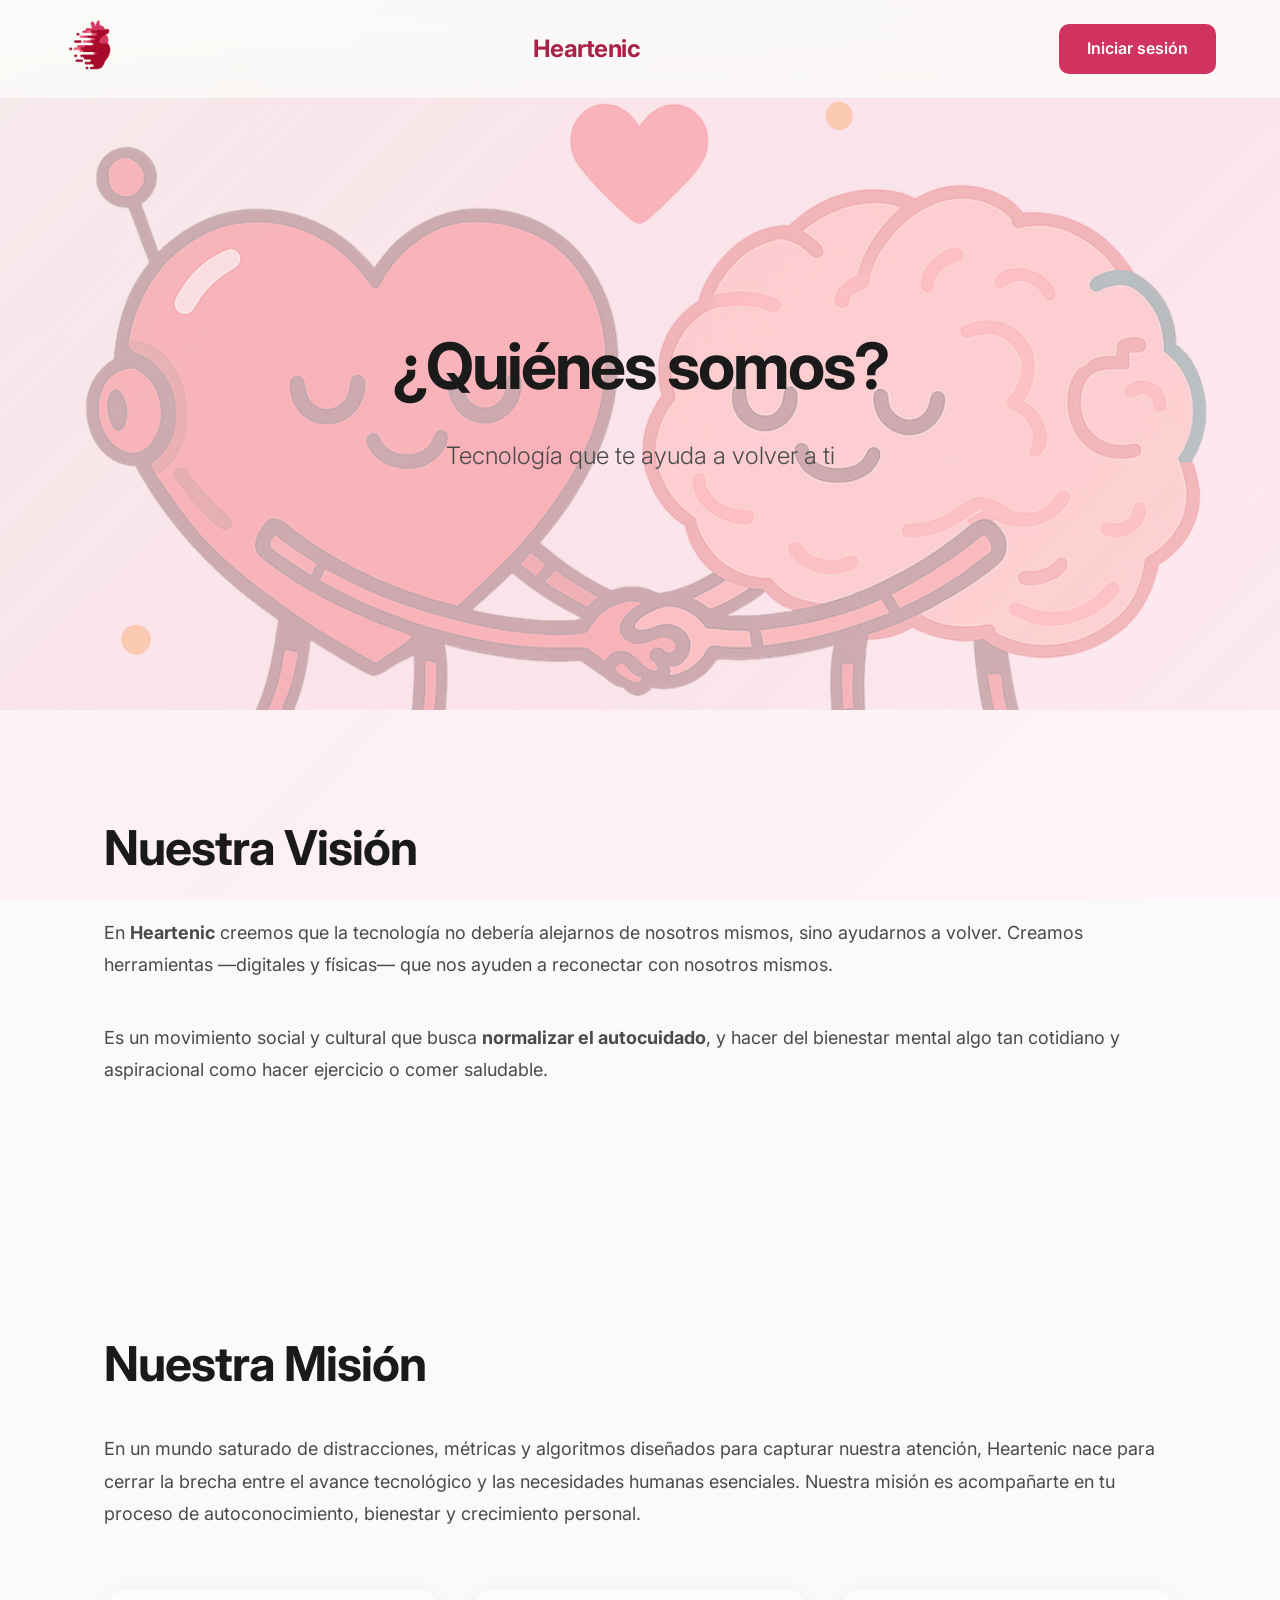
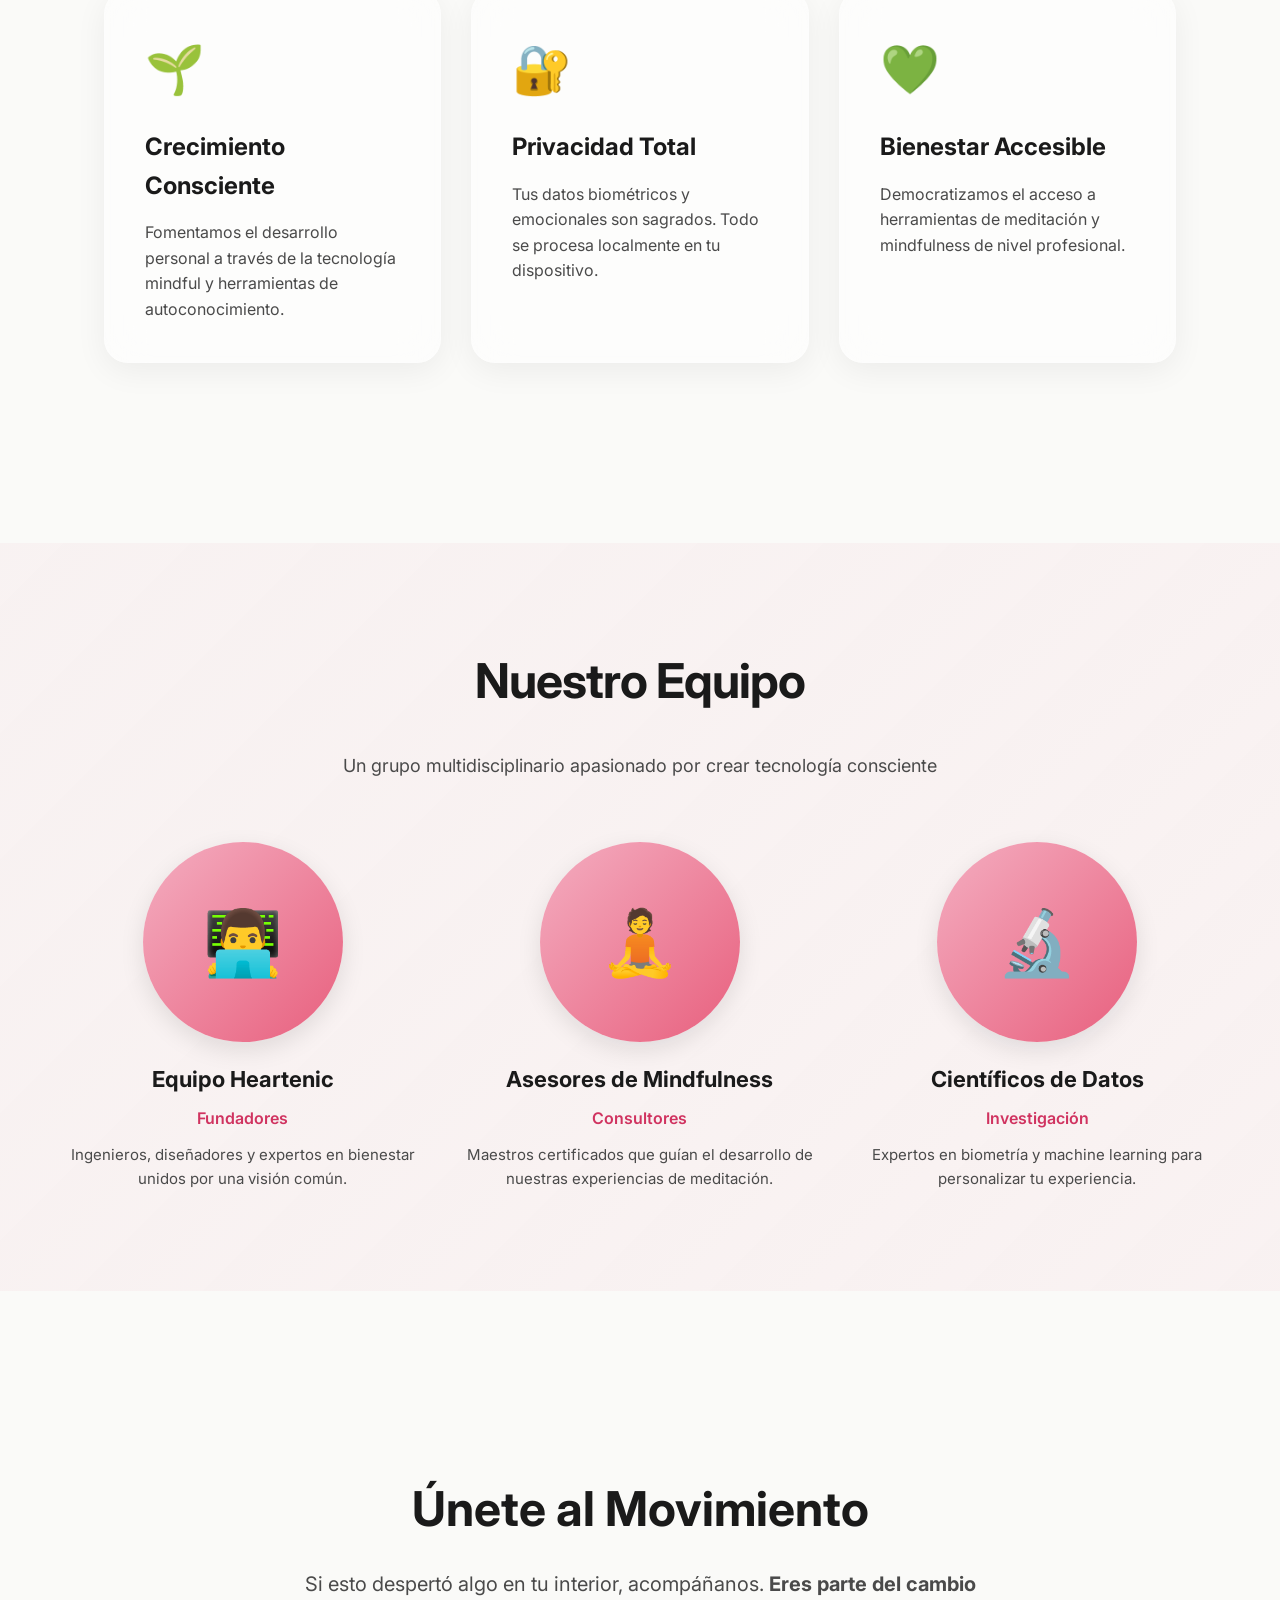
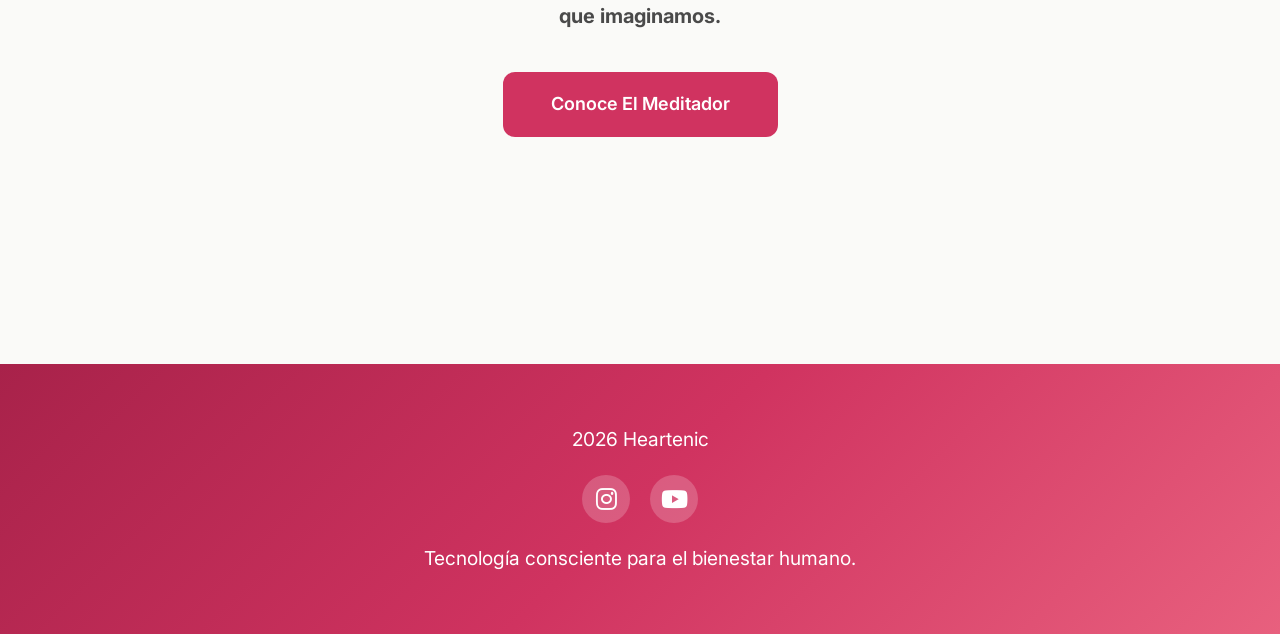
<file: about.html>
<!DOCTYPE html>
<html lang="es">
<head>
  <meta charset="UTF-8">
  <meta name="viewport" content="width=device-width, initial-scale=1.0">
  <title>Heartenic - Quiénes Somos</title>
  <link rel="stylesheet" href="css/about-new.css">
  <link rel="stylesheet" href="https://cdnjs.cloudflare.com/ajax/libs/font-awesome/6.0.0-beta3/css/all.min.css">
  <link rel="shortcut icon" href="images/logoHeartenic.png">
</head>

<body>
  <div class="mesh-gradient-bg"></div>
  
  <div class="barra-superior">
    <a href="index.html">
      <img class="logo" src="images/logoHeartenic.png" alt="Logo Heartenic">
    </a>
    <h1>Heartenic</h1>
    <a class="login" href="logInSoon.html">
      Iniciar sesión
    </a>
  </div>

  <section class="parallax-hero">
    <div class="parallax-bg parallax" data-speed="0.5"></div>
    <img class="parallax-image parallax" data-speed="0.3" src="images/corazonCerebro.png" alt="Corazón y cerebro">
    <div class="parallax-content">
      <h1>¿Quiénes somos?</h1>
      <p>Tecnología que te ayuda a volver a ti</p>
    </div>
  </section>

  <section class="content-section reveal-on-scroll">
    <h2 class="section-title">Nuestra Visión</h2>
    <p class="section-text">
      En <strong>Heartenic</strong> creemos que la tecnología no debería alejarnos de nosotros mismos, sino ayudarnos a volver.
      Creamos herramientas —digitales y físicas— que nos ayuden a reconectar con nosotros mismos.
    </p>
    <p class="section-text">
      Es un movimiento social y cultural que busca <strong>normalizar el autocuidado</strong>, y hacer del bienestar
      mental algo tan cotidiano y aspiracional como hacer ejercicio o comer saludable.
    </p>
  </section>

  <section class="content-section reveal-on-scroll">
    <h2 class="section-title">Nuestra Misión</h2>
    <p class="section-text">
      En un mundo saturado de distracciones, métricas y algoritmos diseñados para capturar nuestra atención, Heartenic
      nace para cerrar la brecha entre el avance tecnológico y las necesidades humanas esenciales. Nuestra misión es
      acompañarte en tu proceso de autoconocimiento, bienestar y crecimiento personal.
    </p>
    
    <div class="values-grid">
      <div class="value-card reveal-on-scroll">
        <span class="value-icon">🌱</span>
        <h3>Crecimiento Consciente</h3>
        <p>Fomentamos el desarrollo personal a través de la tecnología mindful y herramientas de autoconocimiento.</p>
      </div>
      
      <div class="value-card reveal-on-scroll">
        <span class="value-icon">🔐</span>
        <h3>Privacidad Total</h3>
        <p>Tus datos biométricos y emocionales son sagrados. Todo se procesa localmente en tu dispositivo.</p>
      </div>
      
      <div class="value-card reveal-on-scroll">
        <span class="value-icon">💚</span>
        <h3>Bienestar Accesible</h3>
        <p>Democratizamos el acceso a herramientas de meditación y mindfulness de nivel profesional.</p>
      </div>
    </div>
  </section>

  <section class="team-section">
    <div class="team-container">
      <h2 class="section-title" style="text-align: center;">Nuestro Equipo</h2>
      <p class="section-text" style="text-align: center; max-width: 700px; margin: 0 auto 60px;">
        Un grupo multidisciplinario apasionado por crear tecnología consciente
      </p>
      
      <div class="team-grid">
        <div class="team-member reveal-on-scroll">
          <div class="member-photo">👨‍💻</div>
          <h3 class="member-name">Equipo Heartenic</h3>
          <p class="member-role">Fundadores</p>
          <p class="member-bio">Ingenieros, diseñadores y expertos en bienestar unidos por una visión común.</p>
        </div>
        
        <div class="team-member reveal-on-scroll">
          <div class="member-photo">🧘</div>
          <h3 class="member-name">Asesores de Mindfulness</h3>
          <p class="member-role">Consultores</p>
          <p class="member-bio">Maestros certificados que guían el desarrollo de nuestras experiencias de meditación.</p>
        </div>
        
        <div class="team-member reveal-on-scroll">
          <div class="member-photo">🔬</div>
          <h3 class="member-name">Científicos de Datos</h3>
          <p class="member-role">Investigación</p>
          <p class="member-bio">Expertos en biometría y machine learning para personalizar tu experiencia.</p>
        </div>
      </div>
    </div>
  </section>

  <section class="cta-section reveal-on-scroll">
    <h2 class="cta-title">Únete al Movimiento</h2>
    <p class="cta-text">
      Si esto despertó algo en tu interior, acompáñanos. <strong>Eres parte del cambio que imaginamos.</strong>
    </p>
    <a href="meditador.html" class="cta-button">Conoce El Meditador</a>
  </section>

  <!-- Footer -->
  <div class="footer">
    <p style="font-size: 1.2rem; margin: 0;"> 2026 Heartenic</p>

    <div class="social-icons-footer">
      <a href="https://www.instagram.com/heartenic/" target="_blank" class="social-icon-link-footer">
        <i class="fab fa-instagram"></i>
      </a>
      <a href="https://www.youtube.com/@Heartenic" target="_blank" class="social-icon-link-footer">
        <i class="fab fa-youtube"></i>
      </a>
    </div>

    <p style="font-size: 1.2rem; margin: 0;">
      Tecnología consciente para el bienestar humano.
    </p>
  </div>

  <script src="scripts/animations.js"></script>
</body>

</html>
</file>
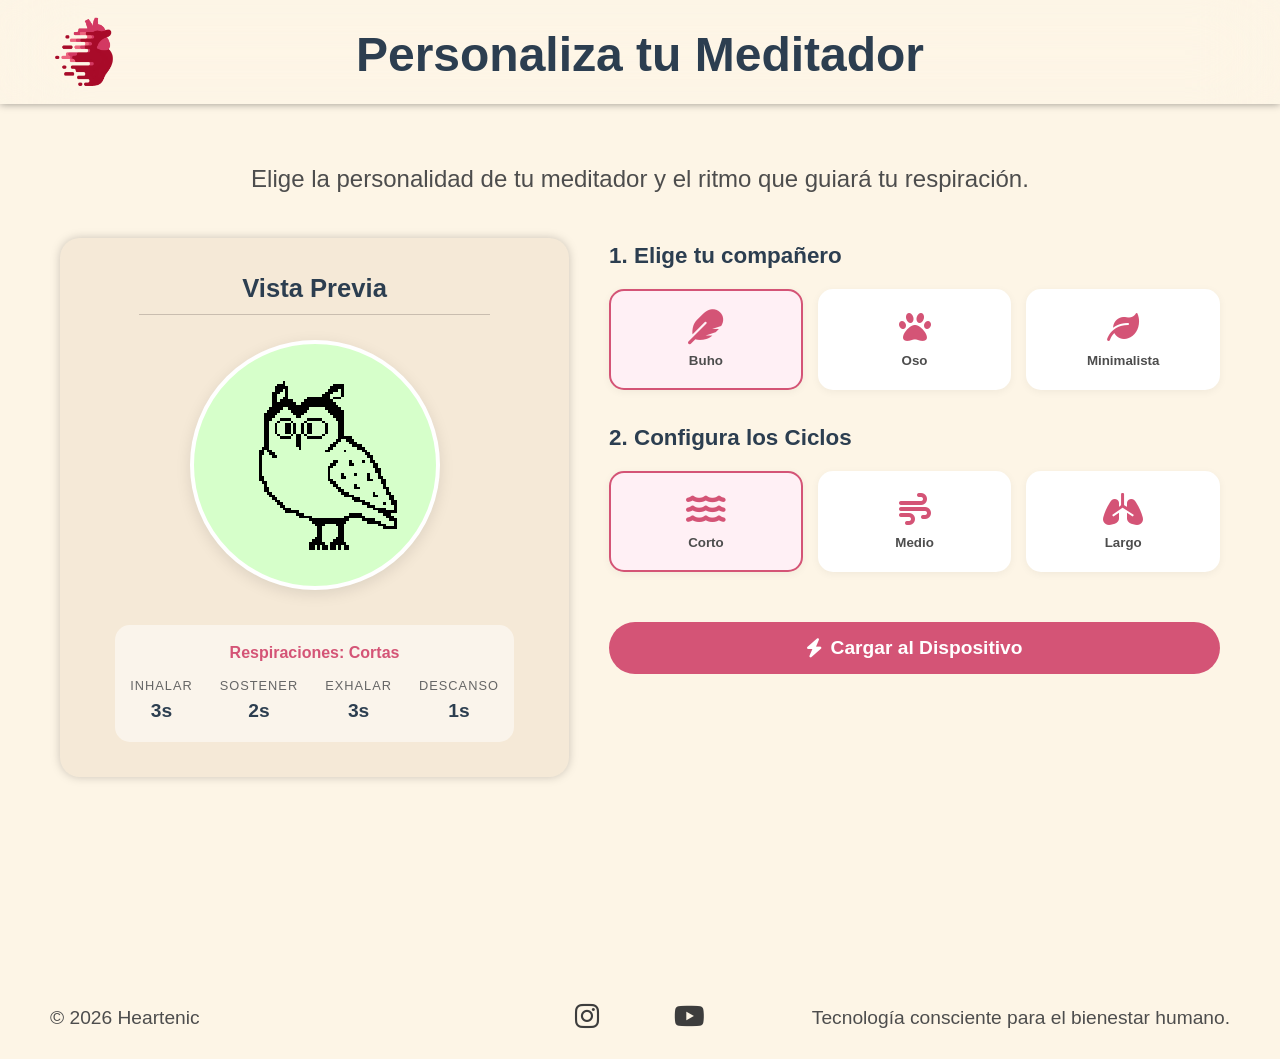
<file: customizer.html>
<!DOCTYPE html>
<html lang="es">

<head>
    <title>Heartenic - Personalizar</title>
    <meta name="viewport" content="width=device-width, initial-scale=1">
    <meta charset="utf-8">
    <link rel="stylesheet" href="css/index.css">
    <link rel="stylesheet" href="css/customizer.css">
    <link rel="shortcut icon" href="images/logoHeartenic.png">
    <link rel="stylesheet" href="https://cdnjs.cloudflare.com/ajax/libs/font-awesome/6.0.0-beta3/css/all.min.css">
</head>

<body>

    <!-- Barra fija superior -->
    <div class="barra-superior">
        <a href="index.html" class="logo-container">
            <img class="logo" src="images/logoHeartenic.png" alt="Logo Heartenic">
        </a>
        <h1>Personaliza tu Meditador</h1>
        <div class="spacer"></div> <!-- para centrar titulo -->
    </div>

    <div class="customizer-wrapper">

        <p class="subtitulo-custom">Elige la personalidad de tu meditador y el ritmo que guiará tu respiración.</p>

        <div class="customizer-grid">

            <div class="preview-container content-container">
                <h3>Vista Previa</h3>
                <div class="linea-horizontal"></div>

                <div class="pet-display" style="background-color: #ffffbf;">
                    <img id="pet-image" src="images/mascota_1.png" alt="Mascota seleccionada"
                        class="imagen-mascota-animada">
                </div>

                <div class="breath-info">
                    <h4 id="breath-title-display">Respiraciones: Cortas</h4>
                    <div class="breath-table">
                        <div class="breath-stat">
                            <span class="stat-label">Inhalar</span>
                            <span class="stat-value" id="val-inhale">4s</span>
                        </div>
                        <div class="breath-stat">
                            <span class="stat-label">Sostener</span>
                            <span class="stat-value" id="val-hold">4s</span>
                        </div>
                        <div class="breath-stat">
                            <span class="stat-label">Exhalar</span>
                            <span class="stat-value" id="val-exhale">4s</span>
                        </div>
                        <div class="breath-stat">
                            <span class="stat-label">Descanso</span>
                            <span class="stat-value" id="val-rest">0s</span>
                        </div>
                    </div>
                </div>
            </div>

            <div class="controls-container">

                <div class="control-group">
                    <h3>1. Elige tu compañero</h3>
                    <div class="options-grid">
                        <button class="option-card pet-btn active" data-pet="1">
                            <i class="fas fa-feather"></i>
                            <span>Buho</span>
                        </button>
                        <button class="option-card pet-btn" data-pet="2">
                            <i class="fas fa-paw"></i>
                            <span>Oso</span>
                        </button>
                        <button class="option-card pet-btn" data-pet="3">
                            <i class="fas fa-leaf"></i>
                            <span>Minimalista</span>
                        </button>
                    </div>
                </div>

                <div class="control-group">
                    <h3>2. Configura los Ciclos</h3>
                    <div class="options-grid">
                        <button class="option-card breath-btn active" data-breath="corto">
                            <i class="fas fa-water"></i>
                            <span>Corto</span>
                        </button>
                        <button class="option-card breath-btn" data-breath="medio">
                            <i class="fas fa-wind"></i>
                            <span>Medio</span>
                        </button>
                        <button class="option-card breath-btn" data-breath="largo">
                            <i class="fas fa-lungs"></i>
                            <span>Largo</span>
                        </button>
                    </div>
                </div>

                <button class="action-btn" id="btn-flash">
                    <i class="fas fa-bolt"></i> Cargar al Dispositivo
                </button>

            </div>
        </div>
    </div>

    <div class="footer">
        <p style="font-size: 1.2rem; margin: 0;">© 2026 Heartenic</p>
        <div class="social-icons-footer">
            <a href="https://www.instagram.com/heartenic/" target="_blank" class="social-icon-link-footer"><i
                    class="fab fa-instagram"></i></a>
            <a href="https://www.youtube.com/@Heartenic" target="_blank" class="social-icon-link-footer"><i
                    class="fab fa-youtube"></i></a>
        </div>
        <p style="font-size: 1.2rem; margin: 0;">Tecnología consciente para el bienestar humano.</p>
    </div>

    <script src="scripts/customizer.js"></script>
</body>

</html>
</file>
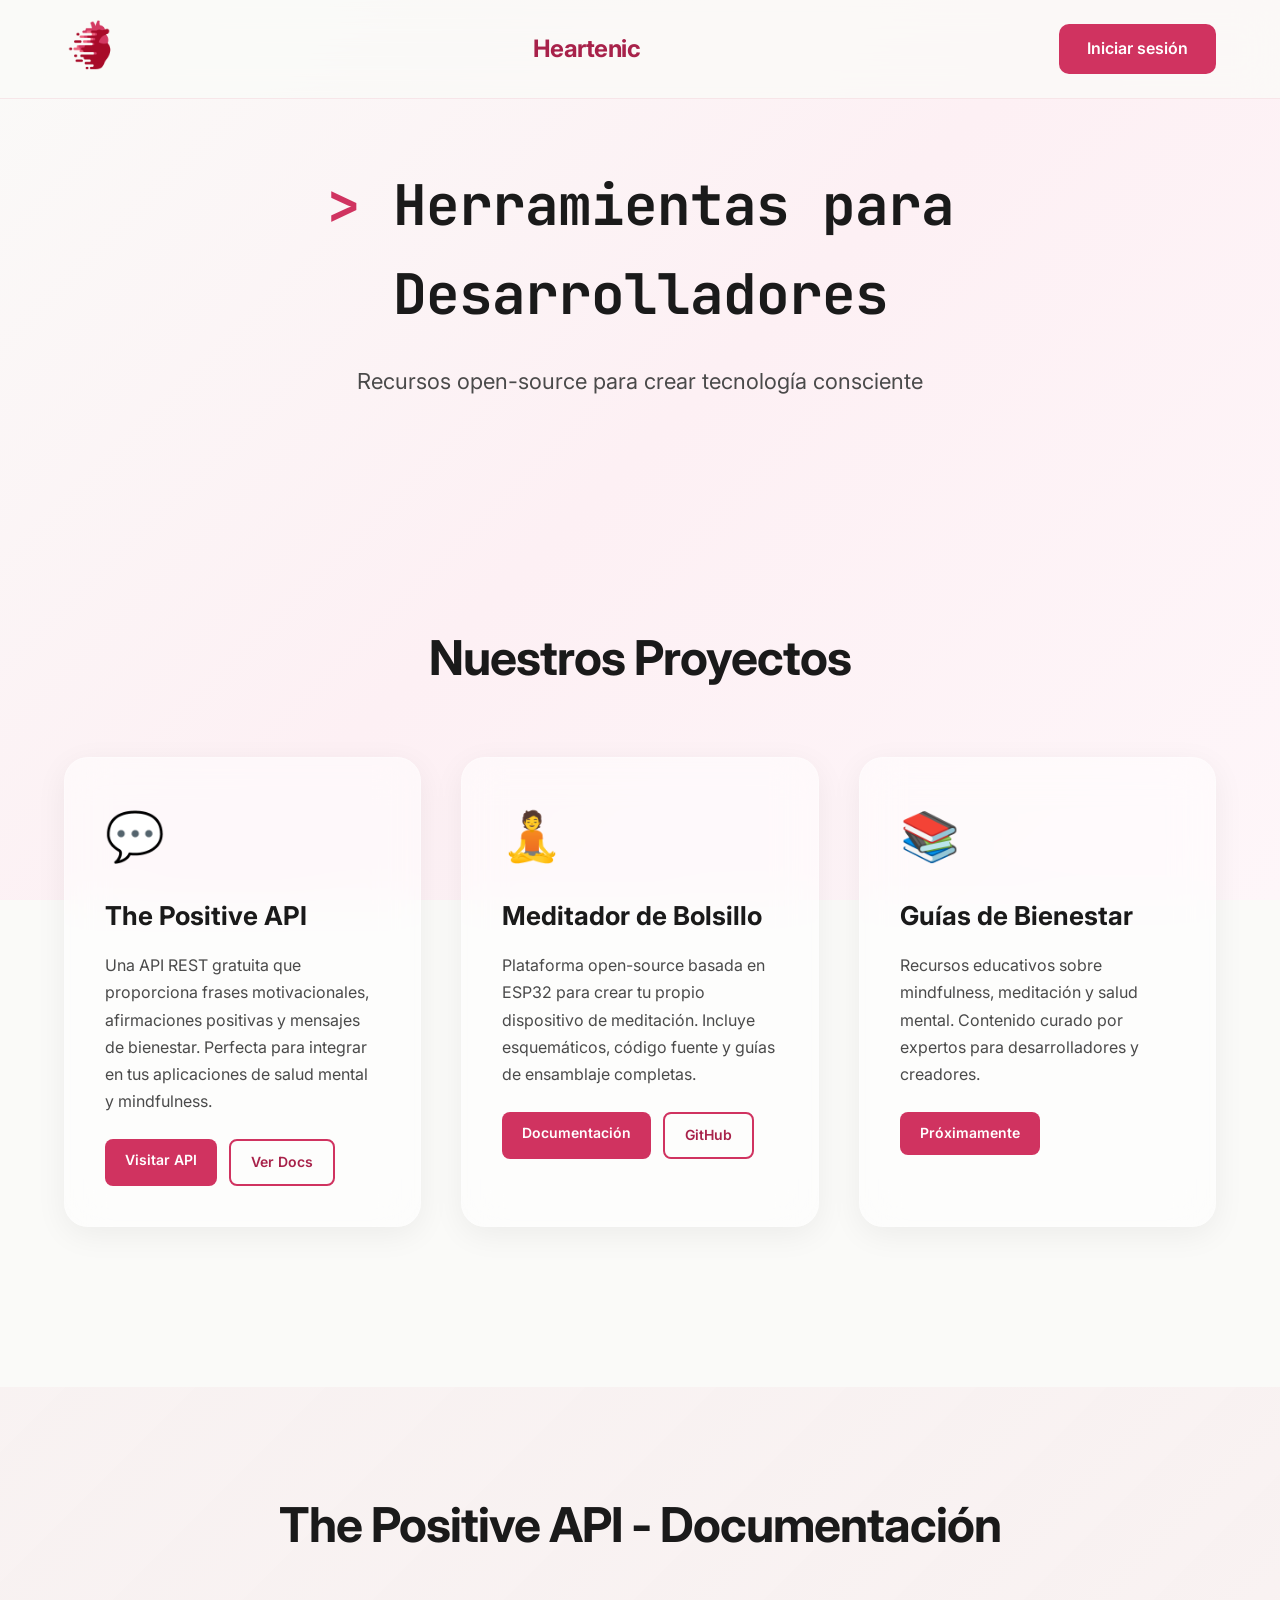
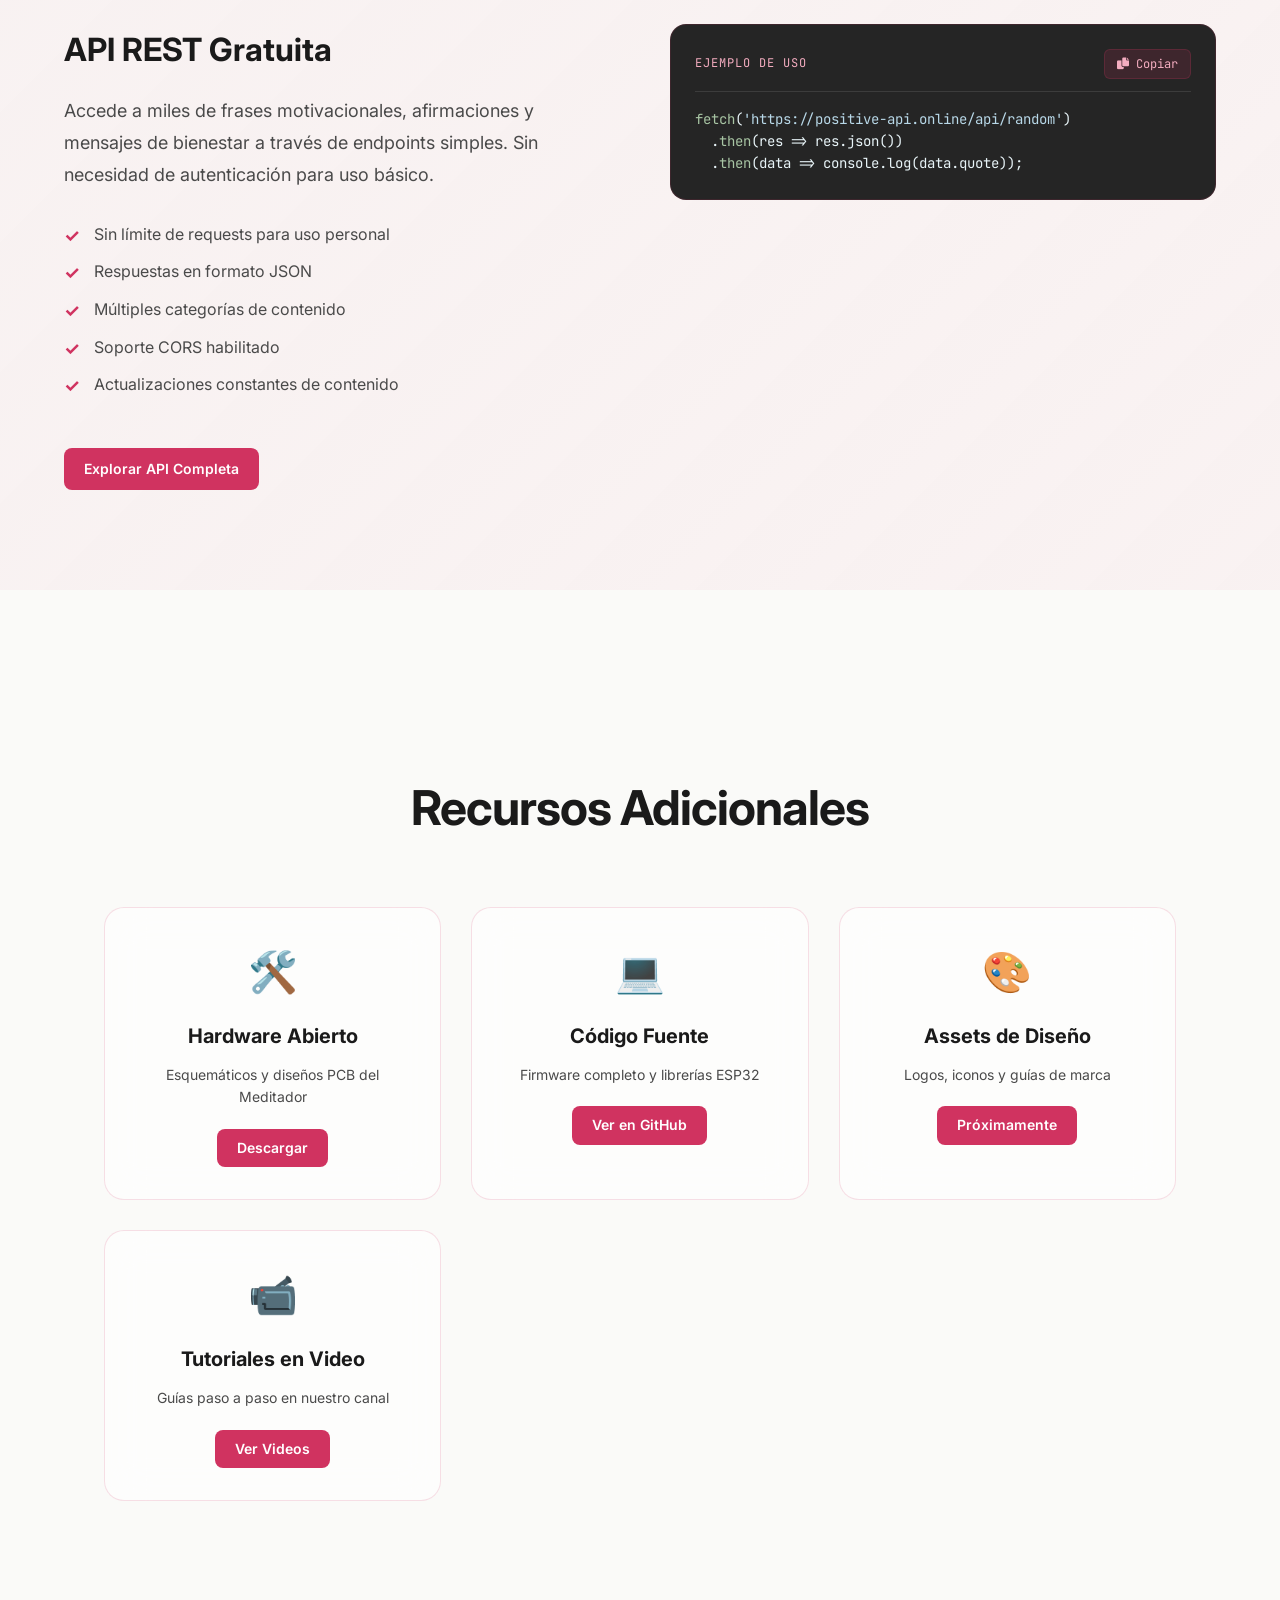
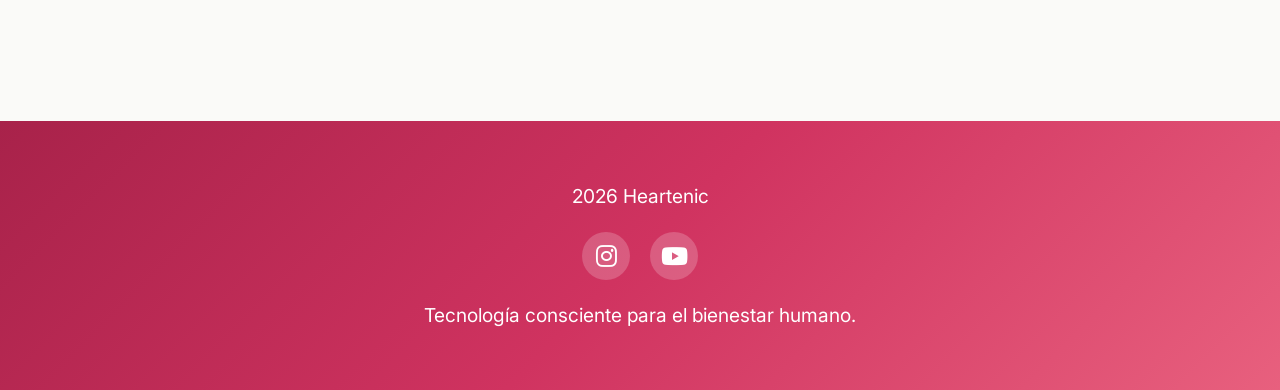
<file: herramientas.html>
<!DOCTYPE html>
<html lang="es">
<head>
  <title>Herramientas para Desarrolladores - Heartenic</title>
  <meta name="viewport" content="width=device-width, initial-scale=1">
  <meta charset="utf-8">
  <link rel="stylesheet" href="css/herramientas-new.css">
  <link rel="stylesheet" href="https://cdnjs.cloudflare.com/ajax/libs/font-awesome/6.0.0-beta3/css/all.min.css">
  <link rel="shortcut icon" href="images/logoHeartenic.png">
</head>

<body>
  <div class="mesh-gradient-bg"></div>
  
  <div class="barra-superior">
    <a href="index.html">
      <img class="logo" src="images/logoHeartenic.png" alt="Logo Heartenic">
    </a>
    <h1>Heartenic</h1>
    <a class="login" href="logInSoon.html">
      Iniciar sesión
    </a>
  </div>

  <section class="hero-section">
    <div class="hero-content">
      <h1 class="terminal-title terminal-text">Herramientas para Desarrolladores</h1>
      <p class="hero-subtitle">Recursos open-source para crear tecnología consciente</p>
    </div>
  </section>

  <section class="tools-section">
    <h2 class="section-title">Nuestros Proyectos</h2>
    
    <div class="tools-grid">
      <div class="tool-card">
        <span class="tool-icon">💬</span>
        <h3>The Positive API</h3>
        <p>
          Una API REST gratuita que proporciona frases motivacionales, afirmaciones positivas y mensajes de bienestar.
          Perfecta para integrar en tus aplicaciones de salud mental y mindfulness.
        </p>
        <div class="tool-links">
          <a href="https://positive-api.online" target="_blank" class="tool-link">Visitar API</a>
          <a href="#api-docs" class="tool-link secondary">Ver Docs</a>
        </div>
      </div>
      
      <div class="tool-card">
        <span class="tool-icon">🧘</span>
        <h3>Meditador de Bolsillo</h3>
        <p>
          Plataforma open-source basada en ESP32 para crear tu propio dispositivo de meditación.
          Incluye esquemáticos, código fuente y guías de ensamblaje completas.
        </p>
        <div class="tool-links">
          <a href="documentacion/Documentacion-Meditador-Bolsillo.pdf" target="_blank" class="tool-link">Documentación</a>
          <a href="https://github.com/heartenic" target="_blank" class="tool-link secondary">GitHub</a>
        </div>
      </div>
      
      <div class="tool-card">
        <span class="tool-icon">📚</span>
        <h3>Guías de Bienestar</h3>
        <p>
          Recursos educativos sobre mindfulness, meditación y salud mental.
          Contenido curado por expertos para desarrolladores y creadores.
        </p>
        <div class="tool-links">
          <a href="#" class="tool-link">Próximamente</a>
        </div>
      </div>
    </div>
  </section>

  <section id="api-docs" class="api-section">
    <div class="api-container">
      <h2 class="section-title">The Positive API - Documentación</h2>
      
      <div class="api-grid">
        <div class="api-info">
          <h3>API REST Gratuita</h3>
          <p>
            Accede a miles de frases motivacionales, afirmaciones y mensajes de bienestar a través de endpoints simples.
            Sin necesidad de autenticación para uso básico.
          </p>
          
          <ul class="api-features">
            <li>Sin límite de requests para uso personal</li>
            <li>Respuestas en formato JSON</li>
            <li>Múltiples categorías de contenido</li>
            <li>Soporte CORS habilitado</li>
            <li>Actualizaciones constantes de contenido</li>
          </ul>
          
          <a href="https://positive-api.online" target="_blank" class="tool-link" style="display: inline-block; margin-top: 20px;">Explorar API Completa</a>
        </div>
        
        <div class="code-example">
          <div class="code-header">
            <span class="code-label">Ejemplo de uso</span>
            <button class="copy-btn" data-code="fetch('https://positive-api.online/api/random')\n  .then(res => res.json())\n  .then(data => console.log(data.quote));">
              <i class="fas fa-copy"></i> Copiar
            </button>
          </div>
          <pre class="code-block"><span class="keyword">fetch</span>(<span class="string">'https://positive-api.online/api/random'</span>)
  .<span class="keyword">then</span>(res => res.json())
  .<span class="keyword">then</span>(data => console.log(data.quote));</pre>
        </div>
      </div>
    </div>
  </section>

  <section class="resources-section">
    <h2 class="section-title">Recursos Adicionales</h2>
    
    <div class="resources-grid">
      <div class="resource-card">
        <span class="resource-icon">🛠️</span>
        <h4>Hardware Abierto</h4>
        <p>Esquemáticos y diseños PCB del Meditador</p>
        <a href="#" class="resource-link">Descargar</a>
      </div>
      
      <div class="resource-card">
        <span class="resource-icon">💻</span>
        <h4>Código Fuente</h4>
        <p>Firmware completo y librerías ESP32</p>
        <a href="https://github.com/heartenic" target="_blank" class="resource-link">Ver en GitHub</a>
      </div>
      
      <div class="resource-card">
        <span class="resource-icon">🎨</span>
        <h4>Assets de Diseño</h4>
        <p>Logos, iconos y guías de marca</p>
        <a href="#" class="resource-link">Próximamente</a>
      </div>
      
      <div class="resource-card">
        <span class="resource-icon">📹</span>
        <h4>Tutoriales en Video</h4>
        <p>Guías paso a paso en nuestro canal</p>
        <a href="https://www.youtube.com/@Heartenic" target="_blank" class="resource-link">Ver Videos</a>
      </div>
    </div>
  </section>

  <!-- Footer -->
  <div class="footer">
    <p style="font-size: 1.2rem; margin: 0;"> 2026 Heartenic</p>

    <div class="social-icons-footer">
      <a href="https://www.instagram.com/heartenic/" target="_blank" class="social-icon-link-footer">
        <i class="fab fa-instagram"></i>
      </a>
      <a href="https://www.youtube.com/@Heartenic" target="_blank" class="social-icon-link-footer">
        <i class="fab fa-youtube"></i>
      </a>
    </div>

    <p style="font-size: 1.2rem; margin: 0;">
      Tecnología consciente para el bienestar humano.
    </p>
  </div>

  <script src="scripts/quotes.js"></script>
  <script src="scripts/animations.js"></script>

</body>

</html>
</file>
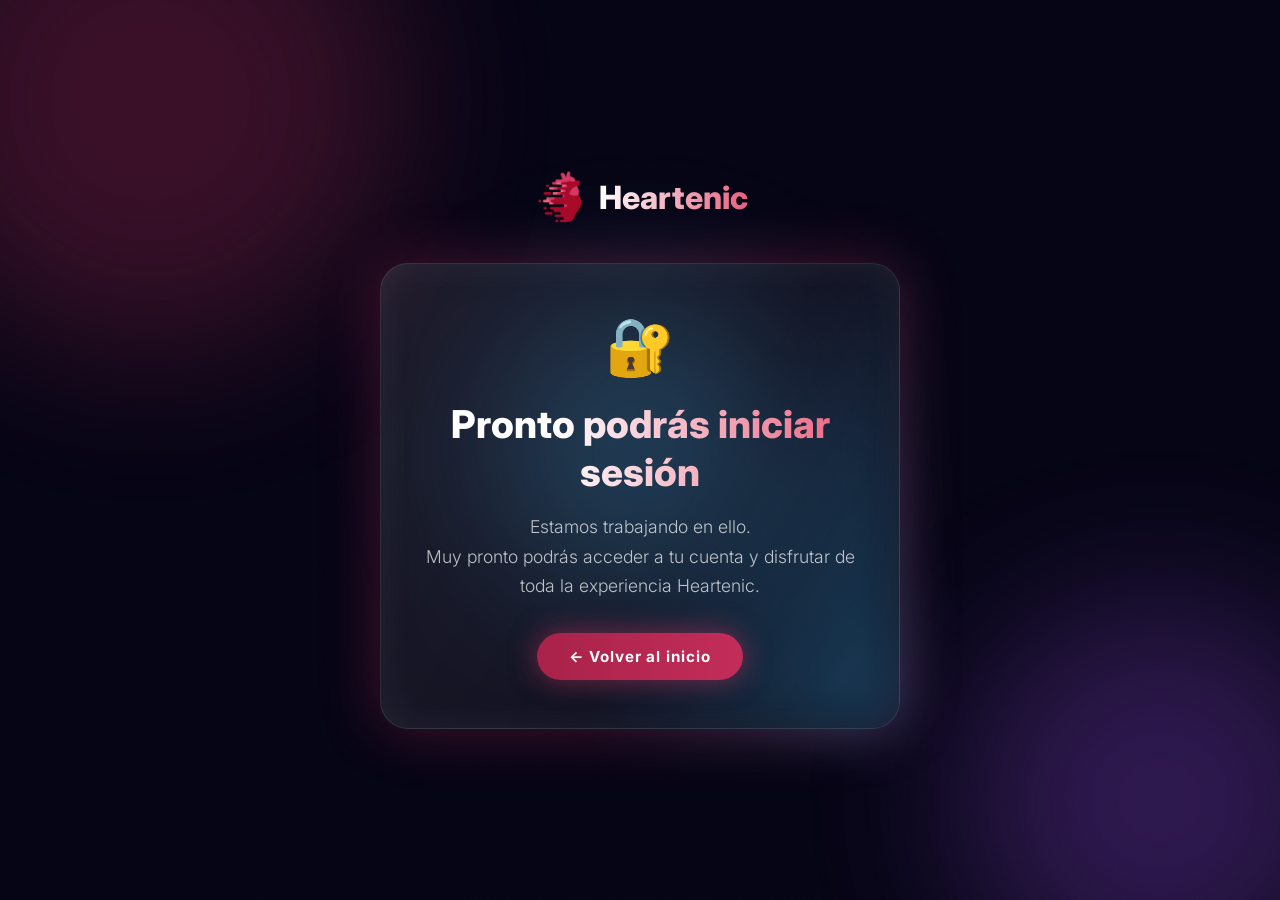
<file: logInSoon.html>
<!DOCTYPE html>
<html lang="es">

<head>
  <meta charset="UTF-8">
  <meta name="viewport" content="width=device-width, initial-scale=1.0">
  <title>Próximamente - Heartenic</title>
  <link rel="shortcut icon" href="images/logoHeartenic.png">
  <link rel="preconnect" href="https://fonts.googleapis.com">
  <link href="https://fonts.googleapis.com/css2?family=Inter:wght@300;400;600;700;900&display=swap" rel="stylesheet">
  <style>
    *,
    *::before,
    *::after {
      box-sizing: border-box;
      margin: 0;
      padding: 0;
    }

    :root {
      --rose-primary: #D03360;
      --rose-light: #E8607E;
      --rose-dark: #A8224A;
      --c1: #38bdf8;
      --c2: #a855f7;
      --c3: #D03360;
    }

    html,
    body {
      height: 100%;
      font-family: 'Inter', sans-serif;
      background: #060515;
      color: white;
      overflow: hidden;
    }

    body::after {
      content: "";
      position: fixed;
      inset: 0;
      background: repeating-radial-gradient(circle, rgba(255, 255, 255, 0.05) 0 1px, transparent 1px 2px);
      mix-blend-mode: overlay;
      pointer-events: none;
      opacity: 0.35;
      animation: grain 0.25s steps(2) infinite;
      z-index: 0;
    }

    @keyframes grain {
      to {
        transform: translate(2px, -2px);
      }
    }

    .bg-orbs {
      position: fixed;
      inset: 0;
      pointer-events: none;
      z-index: 0;
    }

    .orb {
      position: absolute;
      border-radius: 50%;
      filter: blur(80px);
      opacity: 0.25;
      animation: orbFloat 12s ease-in-out infinite;
    }

    .orb-1 {
      width: 500px;
      height: 500px;
      background: var(--rose-primary);
      top: -150px;
      left: -100px;
      animation-delay: 0s;
    }

    .orb-2 {
      width: 400px;
      height: 400px;
      background: var(--c2);
      bottom: -100px;
      right: -80px;
      animation-delay: -4s;
    }

    .orb-3 {
      width: 300px;
      height: 300px;
      background: var(--c1);
      top: 50%;
      left: 50%;
      transform: translate(-50%, -50%);
      animation-delay: -8s;
    }

    @keyframes orbFloat {

      0%,
      100% {
        transform: translateY(0px) scale(1);
      }

      50% {
        transform: translateY(-40px) scale(1.08);
      }
    }

    .container {
      position: relative;
      z-index: 1;
      min-height: 100vh;
      display: flex;
      flex-direction: column;
      align-items: center;
      justify-content: center;
      padding: 2rem;
      text-align: center;
    }

    .logo-area {
      display: flex;
      align-items: center;
      gap: 14px;
      margin-bottom: 2.5rem;
      opacity: 0;
      animation: fadeInDown 0.8s ease forwards 0.2s;
    }

    .logo-area img {
      height: 52px;
    }

    .logo-area span {
      font-size: 2rem;
      font-weight: 800;
      background: linear-gradient(90deg, #fff, var(--rose-light));
      -webkit-background-clip: text;
      -webkit-text-fill-color: transparent;
      background-clip: text;
    }

    .card {
      width: min(520px, 92vw);
      padding: 3rem 2.5rem;
      border-radius: 28px;
      background: linear-gradient(120deg, rgba(255, 255, 255, 0.09), rgba(255, 255, 255, 0.03));
      backdrop-filter: blur(20px);
      -webkit-backdrop-filter: blur(20px);
      box-shadow: 0 0 60px rgba(208, 51, 96, 0.3), inset 0 0 40px rgba(255, 255, 255, 0.06);
      border: 1px solid rgba(255, 255, 255, 0.12);
      position: relative;
      opacity: 0;
      animation: fadeInUp 0.9s ease forwards 0.5s, float 6s ease-in-out 1.4s infinite;
    }

    .card::before {
      content: "";
      position: absolute;
      inset: -2px;
      border-radius: 30px;
      background: linear-gradient(120deg, transparent 20%, var(--c1), var(--rose-primary), var(--c2), transparent 80%);
      filter: blur(28px);
      opacity: 0.35;
      z-index: -1;
      animation: holo 4s linear infinite;
      background-size: 400% 100%;
    }

    @keyframes holo {
      to {
        background-position: 400% 0;
      }
    }

    @keyframes float {

      0%,
      100% {
        transform: translateY(0px);
      }

      50% {
        transform: translateY(-18px);
      }
    }

    .emoji {
      font-size: 3.5rem;
      margin-bottom: 1.2rem;
      display: block;
    }

    h1 {
      font-size: clamp(1.6rem, 4vw, 2.4rem);
      font-weight: 800;
      margin-bottom: 1rem;
      line-height: 1.25;
      background: linear-gradient(90deg, #fff 30%, var(--rose-light));
      -webkit-background-clip: text;
      -webkit-text-fill-color: transparent;
      background-clip: text;
    }

    p {
      font-size: 1.1rem;
      font-weight: 300;
      line-height: 1.7;
      color: rgba(255, 255, 255, 0.72);
      margin-bottom: 2rem;
    }

    .back-btn {
      display: inline-block;
      padding: 0.85rem 2rem;
      border-radius: 999px;
      font-weight: 700;
      font-size: 0.95rem;
      letter-spacing: 0.06em;
      color: white;
      text-decoration: none;
      background: linear-gradient(90deg, var(--rose-dark), var(--rose-primary), var(--rose-light));
      background-size: 300% 100%;
      animation: holo 3s linear infinite;
      box-shadow: 0 0 28px rgba(208, 51, 96, 0.55);
      transition: transform 0.2s ease, box-shadow 0.2s ease;
    }

    .back-btn:hover {
      transform: translateY(-3px) scale(1.04);
      box-shadow: 0 0 40px rgba(208, 51, 96, 0.75);
    }

    @keyframes fadeInUp {
      from {
        opacity: 0;
        transform: translateY(30px);
      }

      to {
        opacity: 1;
        transform: translateY(0);
      }
    }

    @keyframes fadeInDown {
      from {
        opacity: 0;
        transform: translateY(-20px);
      }

      to {
        opacity: 1;
        transform: translateY(0);
      }
    }
  </style>
</head>

<body>
  <div class="bg-orbs">
    <div class="orb orb-1"></div>
    <div class="orb orb-2"></div>
    <div class="orb orb-3"></div>
  </div>

  <div class="container">
    <div class="logo-area">
      <img src="images/logoHeartenic.png" alt="Heartenic Logo">
      <span>Heartenic</span>
    </div>

    <div class="card">
      <span class="emoji">🔐</span>
      <h1>Pronto podrás iniciar sesión</h1>
      <p>Estamos trabajando en ello.<br>Muy pronto podrás acceder a tu cuenta y disfrutar de toda la experiencia
        Heartenic.</p>
      <a class="back-btn" href="index.html">← Volver al inicio</a>
    </div>
  </div>
</body>

</html>
</file>
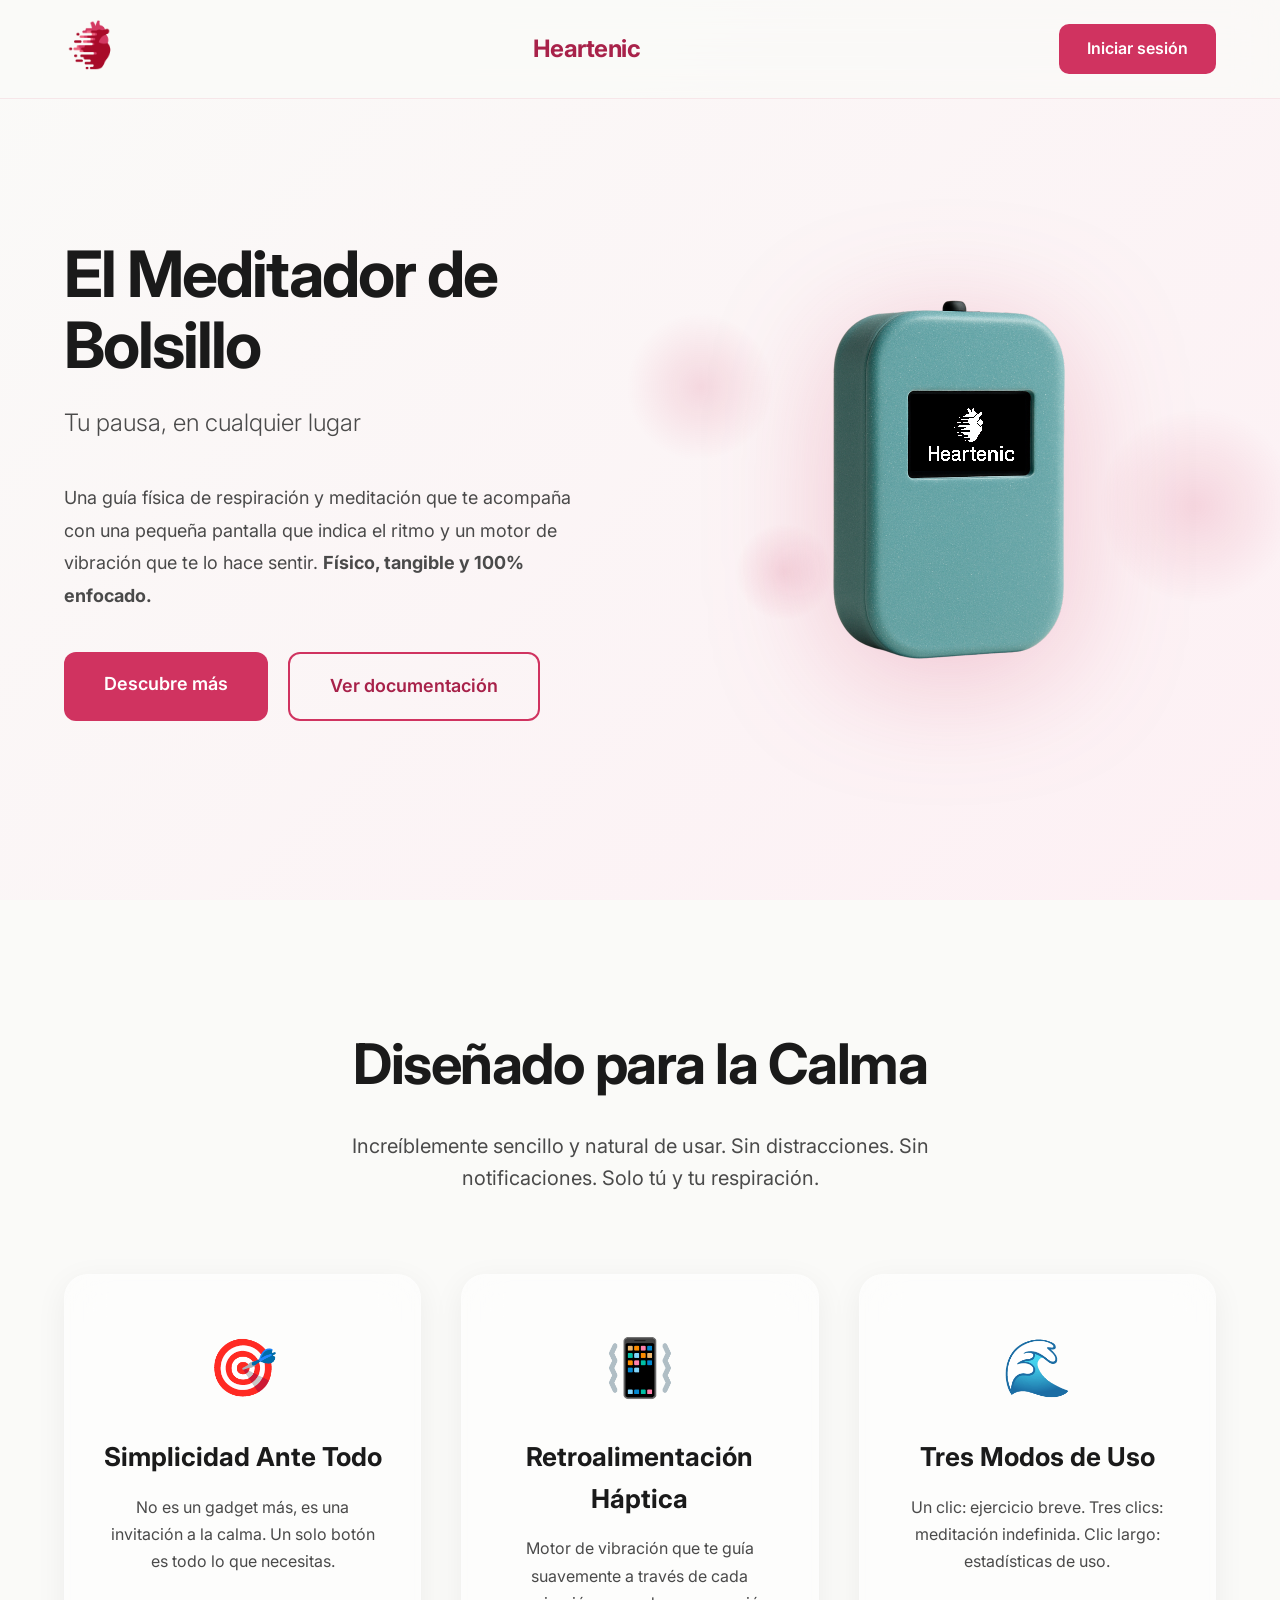
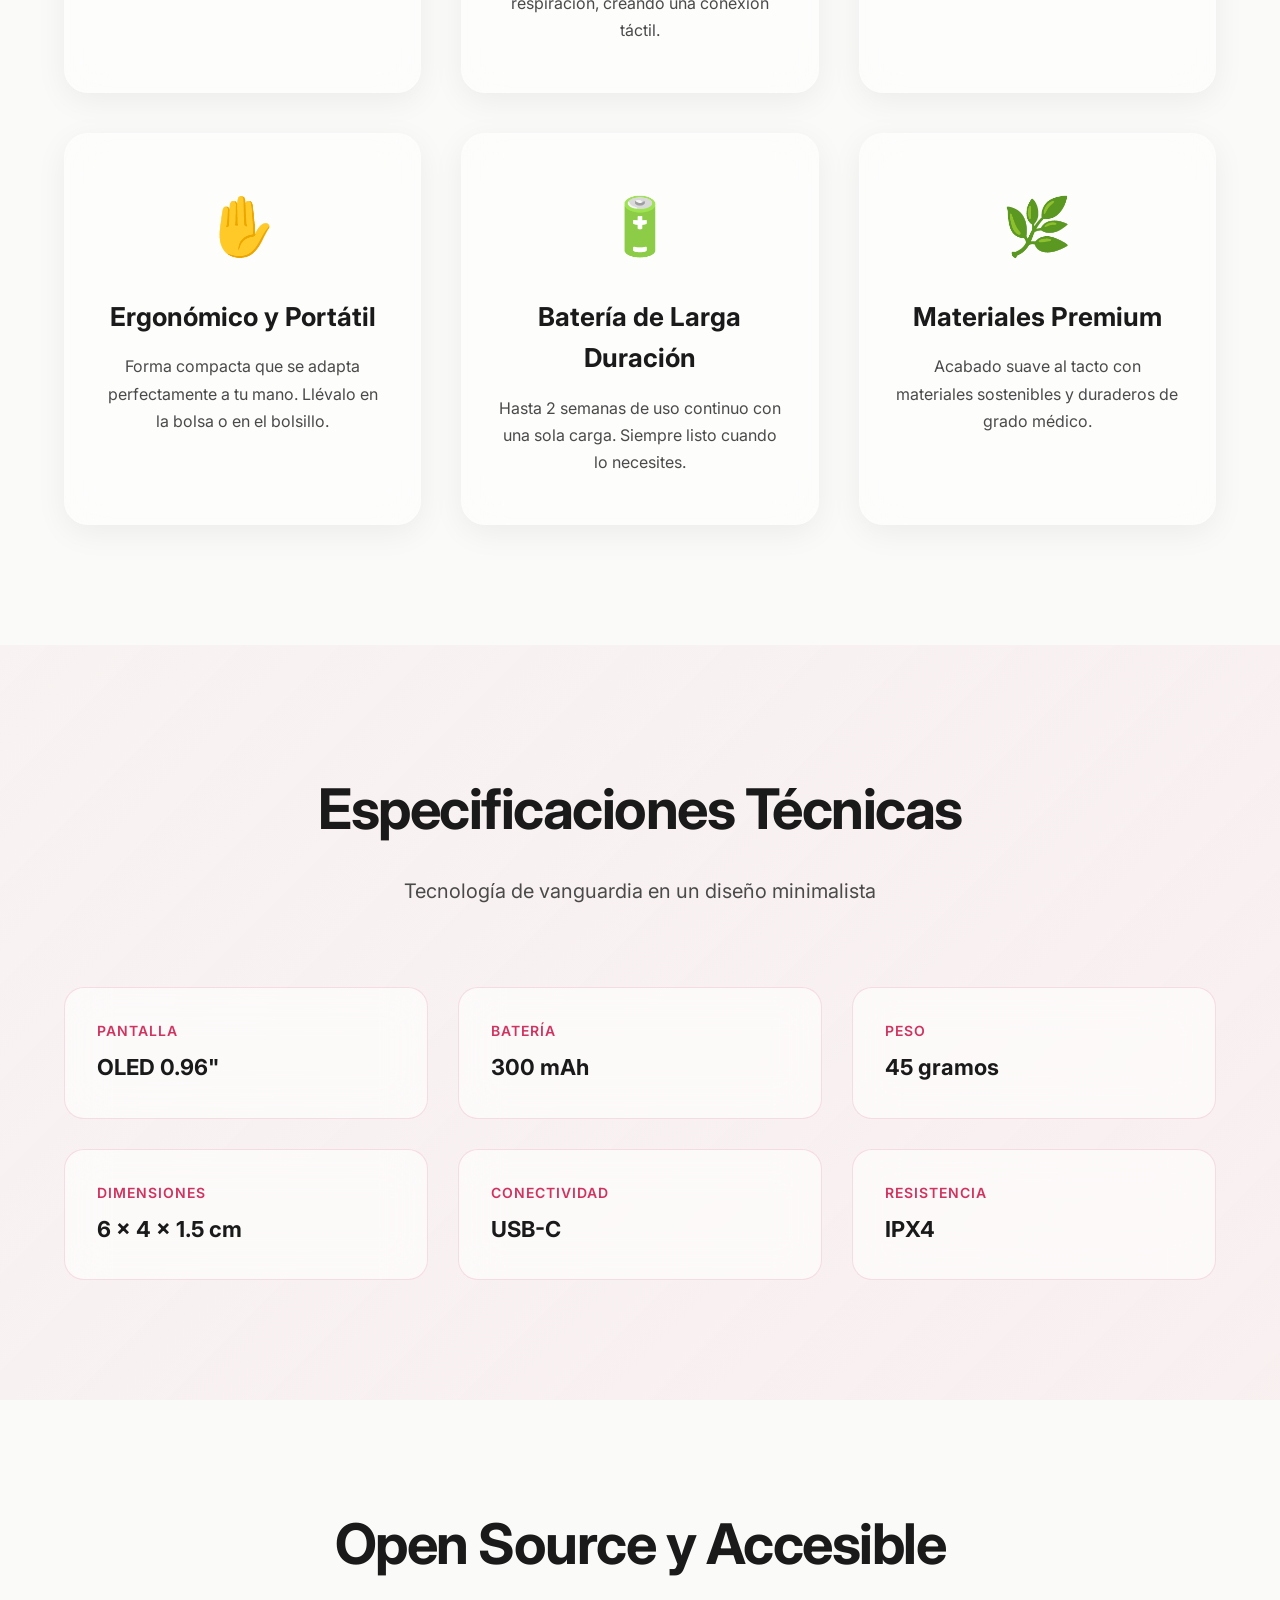
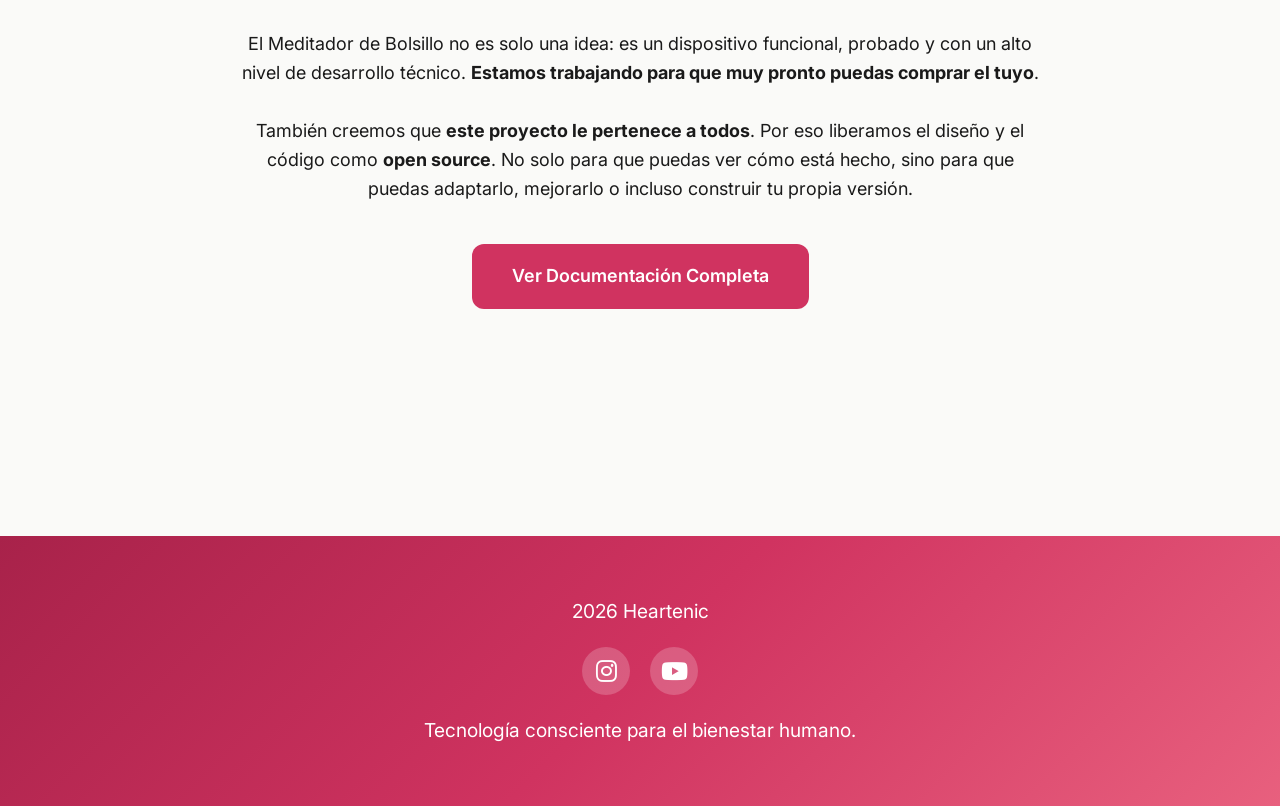
<file: meditador.html>
<!DOCTYPE html>
<html lang="es">
<head>
  <meta charset="UTF-8">
  <meta name="viewport" content="width=device-width, initial-scale=1.0">
  <title>El Meditador de Bolsillo - Heartenic</title>
  <link rel="stylesheet" href="css/meditador-new.css">
  <link rel="stylesheet" href="https://cdnjs.cloudflare.com/ajax/libs/font-awesome/6.0.0-beta3/css/all.min.css">
  <link rel="shortcut icon" href="images/logoHeartenic.png">
</head>

<body>
  <div class="animated-gradient-bg"></div>
  
  <div class="barra-superior">
    <a href="index.html">
      <img class="logo" src="images/logoHeartenic.png" alt="Logo Heartenic">
    </a>
    <h1>Heartenic</h1>
    <a class="login" href="logInSoon.html">
      Iniciar sesión
    </a>
  </div>

  <section class="hero-section">
    <div class="hero-content">
      <div class="hero-text">
        <h1 class="hero-title">El Meditador de Bolsillo</h1>
        <p class="hero-subtitle">Tu pausa, en cualquier lugar</p>
        <p class="hero-description">
          Una guía física de respiración y meditación que te acompaña con una pequeña pantalla que indica el
          ritmo y un motor de vibración que te lo hace sentir. <strong>Físico, tangible y 100% enfocado.</strong>
        </p>
        <div class="cta-buttons">
          <a href="#features" class="btn-primary">Descubre más</a>
          <a href="herramientas.html" class="btn-secondary">Ver documentación</a>
        </div>
      </div>
      
      <div class="device-container">
        <div class="floating-elements">
          <div class="float-circle"></div>
          <div class="float-circle"></div>
          <div class="float-circle"></div>
        </div>
        <img src="images/meditador1.png" alt="El Meditador de Bolsillo" class="floating-device">
      </div>
    </div>
  </section>

  <section id="features" class="features-section">
    <div class="section-header">
      <h2 class="section-title">Diseñado para la Calma</h2>
      <p class="section-subtitle">
        Increíblemente sencillo y natural de usar. Sin distracciones. Sin notificaciones. Solo tú y tu respiración.
      </p>
    </div>
    
    <div class="features-grid">
      <div class="feature-card">
        <span class="feature-icon">🎯</span>
        <h3>Simplicidad Ante Todo</h3>
        <p>No es un gadget más, es una invitación a la calma. Un solo botón es todo lo que necesitas.</p>
      </div>
      
      <div class="feature-card">
        <span class="feature-icon">📳</span>
        <h3>Retroalimentación Háptica</h3>
        <p>Motor de vibración que te guía suavemente a través de cada respiración, creando una conexión táctil.</p>
      </div>
      
      <div class="feature-card">
        <span class="feature-icon">🌊</span>
        <h3>Tres Modos de Uso</h3>
        <p>Un clic: ejercicio breve. Tres clics: meditación indefinida. Clic largo: estadísticas de uso.</p>
      </div>
      
      <div class="feature-card">
        <span class="feature-icon">✋</span>
        <h3>Ergonómico y Portátil</h3>
        <p>Forma compacta que se adapta perfectamente a tu mano. Llévalo en la bolsa o en el bolsillo.</p>
      </div>
      
      <div class="feature-card">
        <span class="feature-icon">🔋</span>
        <h3>Batería de Larga Duración</h3>
        <p>Hasta 2 semanas de uso continuo con una sola carga. Siempre listo cuando lo necesites.</p>
      </div>
      
      <div class="feature-card">
        <span class="feature-icon">🌿</span>
        <h3>Materiales Premium</h3>
        <p>Acabado suave al tacto con materiales sostenibles y duraderos de grado médico.</p>
      </div>
    </div>
  </section>

  <section class="specs-section">
    <div class="specs-container">
      <div class="section-header">
        <h2 class="section-title">Especificaciones Técnicas</h2>
        <p class="section-subtitle">Tecnología de vanguardia en un diseño minimalista</p>
      </div>
      
      <div class="specs-grid">
        <div class="spec-item">
          <div class="spec-label">Pantalla</div>
          <div class="spec-value">OLED 0.96"</div>
        </div>
        
        <div class="spec-item">
          <div class="spec-label">Batería</div>
          <div class="spec-value">300 mAh</div>
        </div>
        
        <div class="spec-item">
          <div class="spec-label">Peso</div>
          <div class="spec-value">45 gramos</div>
        </div>
        
        <div class="spec-item">
          <div class="spec-label">Dimensiones</div>
          <div class="spec-value">6 x 4 x 1.5 cm</div>
        </div>
        
        <div class="spec-item">
          <div class="spec-label">Conectividad</div>
          <div class="spec-value">USB-C</div>
        </div>
        
        <div class="spec-item">
          <div class="spec-label">Resistencia</div>
          <div class="spec-value">IPX4</div>
        </div>
      </div>
    </div>
  </section>

  <section class="content-section" style="max-width: 1000px; margin: 0 auto; padding: 100px 5%;">
    <h2 class="section-title" style="text-align: center; margin-bottom: 40px;">Open Source y Accesible</h2>
    <p class="section-text" style="font-size: 18px; text-align: center; max-width: 800px; margin: 0 auto 30px;">
      El Meditador de Bolsillo no es solo una idea: es un dispositivo funcional, probado y con un alto nivel de
      desarrollo técnico. <strong>Estamos trabajando para que muy pronto puedas comprar el tuyo</strong>.
    </p>
    <p class="section-text" style="font-size: 18px; text-align: center; max-width: 800px; margin: 0 auto 40px;">
      También creemos que <strong>este proyecto le pertenece a todos</strong>. Por eso liberamos el diseño y el código como
      <strong>open source</strong>. No solo para que puedas ver cómo está hecho, sino para que puedas adaptarlo, mejorarlo
      o incluso construir tu propia versión.
    </p>
    <div style="text-align: center;">
      <a href="herramientas.html" class="btn-primary">Ver Documentación Completa</a>
    </div>
  </section>

  <!-- Footer -->
  <div class="footer">
    <p style="font-size: 1.2rem; margin: 0;"> 2026 Heartenic</p>

    <div class="social-icons-footer">
      <a href="https://www.instagram.com/heartenic/" target="_blank" class="social-icon-link-footer">
        <i class="fab fa-instagram"></i>
      </a>
      <a href="https://www.youtube.com/@Heartenic" target="_blank" class="social-icon-link-footer">
        <i class="fab fa-youtube"></i>
      </a>
    </div>

    <p style="font-size: 1.2rem; margin: 0;">
      Tecnología consciente para el bienestar humano.
    </p>
  </div>

  <script src="scripts/animations.js"></script>
</body>

</html>
</file>
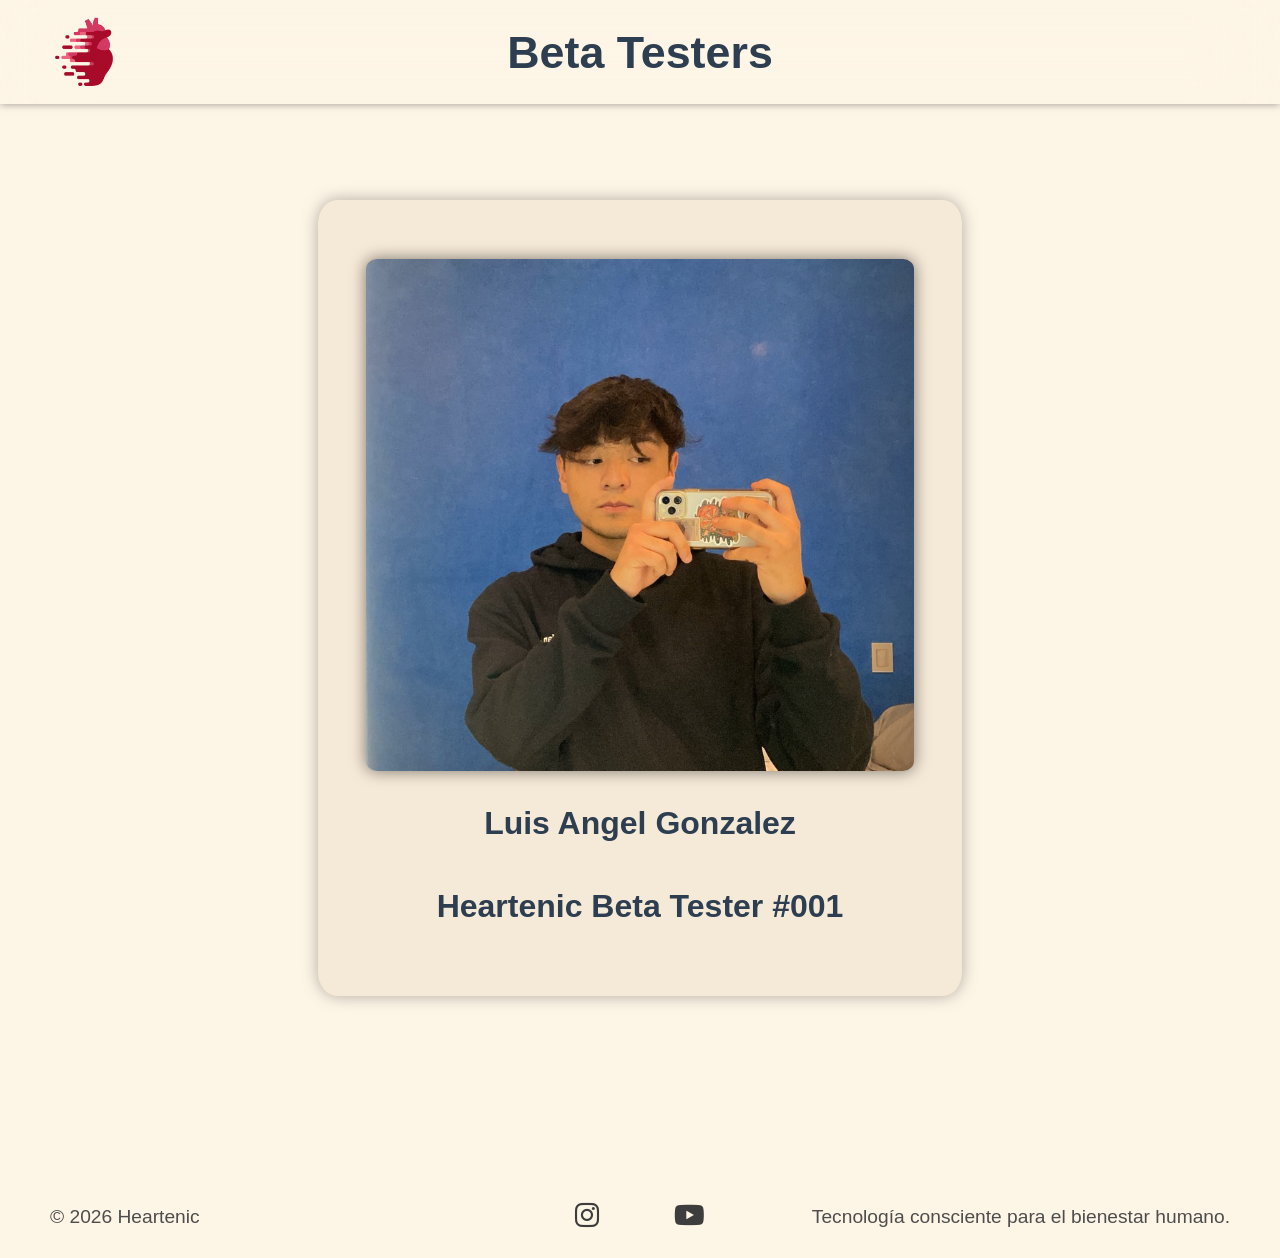
<file: testers.html>
<!DOCTYPE html>
<html lang="es">

<!-- Head pagina testers -->

<head>
  <title>Beta Testers</title>
  <meta name="viewport" content="width=device-width, initial-scale=1">
  <meta charset="utf-8">
  <link rel="stylesheet" href="css/topNfoot.css">
  <link rel="stylesheet" href="css/testers.css">
  <link rel="stylesheet" href="https://cdnjs.cloudflare.com/ajax/libs/font-awesome/6.0.0-beta3/css/all.min.css">
  <link rel="shortcut icon" href="images/logoHeartenic.png">
</head>

<body>
  <!-- Barra fija superior -->
  <div class="barra-superior">
    <a href="index.html" class="logo-container">
      <img class="logo" src="images/logoHeartenic.png" alt="Logo Heartenic">
    </a>
    <h1>Beta Testers</h1>
    <div class="spacer"></div> <!-- para centrar titulo -->
  </div>

  <div class="espacio-inicio"></div>

  <div class="main">
    <img class="luis" src="images/luisAngel.PNG" alt="imagen Luis Angel, el primer beta tester">
    <h2>Luis Angel Gonzalez</h2>
    <h2>Heartenic Beta Tester #001</h2>
  </div>

  <!-- Footer -->
  <div class="footer">
    <p style="font-size: 1.2rem; margin: 0;">© 2026 Heartenic</p>

    <div class="social-icons-footer">
      <a href="https://www.instagram.com/heartenic/" target="_blank" class="social-icon-link-footer">
        <i class="fab fa-instagram"></i>
      </a>
      <a href="https://www.youtube.com/@Heartenic" target="_blank" class="social-icon-link-footer">
        <i class="fab fa-youtube"></i>
      </a>
    </div>

    <p style="font-size: 1.2rem; margin: 0;">
      Tecnología consciente para el bienestar humano.
    </p>
  </div>
</body>

</html>
</file>
<file: css/about-new.css>
@import url('https://fonts.googleapis.com/css2?family=Inter:wght@300;400;600;700&family=Plus+Jakarta+Sans:wght@300;400;600;700&display=swap');

:root {
  --rose-primary: #D03360;
  --rose-light: #E8607E;
  --rose-lighter: #F4ADC0;
  --rose-dark: #A8224A;
  --rose-bg: #FDF0F4;
  --rose-bg-subtle: #FEF6F9;
  --sage-green: #8BA888;
  --sage-green-light: #A8C5A4;
  --sage-green-dark: #6B8E68;
  --off-white: #FAFAF8;
  --dark-gray: #1A1A1A;
  --medium-gray: #4A4A4A;
}

* {
  margin: 0;
  padding: 0;
  box-sizing: border-box;
}

html {
  scroll-behavior: smooth;
}

body {
  font-family: 'Inter', 'Plus Jakarta Sans', -apple-system, BlinkMacSystemFont, sans-serif;
  background: var(--off-white);
  color: var(--dark-gray);
  overflow-x: hidden;
  line-height: 1.6;
}

.mesh-gradient-bg {
  position: fixed;
  top: 0;
  left: 0;
  width: 100%;
  height: 100%;
  z-index: -1;
  background: linear-gradient(135deg, #FAFAF8 0%, #FDF0F4 50%, #FEF6F9 100%);
  animation: meshBreathing 20s ease-in-out infinite;
}

@keyframes meshBreathing {

  0%,
  100% {
    background: linear-gradient(135deg, #FAFAF8 0%, #FDF0F4 50%, #FEF6F9 100%);
  }

  33% {
    background: linear-gradient(135deg, #FEF6F9 0%, #FAFAF8 50%, #FDF0F4 100%);
  }

  66% {
    background: linear-gradient(135deg, #FDF0F4 0%, #FEF6F9 50%, #FAFAF8 100%);
  }
}

.barra-superior {
  position: fixed;
  top: 0;
  left: 0;
  width: 100%;
  padding: 20px 5%;
  display: flex;
  justify-content: space-between;
  align-items: center;
  background: rgba(250, 250, 248, 0.8);
  backdrop-filter: blur(20px);
  -webkit-backdrop-filter: blur(20px);
  border-bottom: 1px solid rgba(208, 51, 96, 0.1);
  z-index: 1000;
  transition: all 0.3s ease;
}

.barra-superior.scrolled {
  padding: 15px 5%;
  box-shadow: 0 4px 20px rgba(0, 0, 0, 0.05);
}

.barra-superior .logo {
  height: 50px;
  transition: transform 0.3s ease;
}

.barra-superior .logo:hover {
  transform: scale(1.1) rotate(5deg);
}

.barra-superior h1 {
  font-size: 24px;
  font-weight: 700;
  color: var(--rose-dark);
  letter-spacing: -0.5px;
}

.barra-superior .login {
  padding: 12px 28px;
  background: var(--rose-primary);
  color: white;
  text-decoration: none;
  border-radius: 10px;
  font-weight: 600;
  transition: all 0.3s cubic-bezier(0.4, 0, 0.2, 1);
}

.barra-superior .login:hover {
  transform: translateY(-2px);
  box-shadow: 0 8px 20px rgba(208, 51, 96, 0.4);
}

.parallax-hero {
  position: relative;
  height: 70vh;
  min-height: 500px;
  overflow: hidden;
  display: flex;
  align-items: center;
  justify-content: center;
  margin-top: 80px;
}

.parallax-bg {
  position: absolute;
  top: -50px;
  left: 0;
  width: 100%;
  height: calc(100% + 100px);
  background: linear-gradient(135deg, rgba(208, 51, 96, 0.08) 0%, rgba(244, 173, 192, 0.15) 100%);
  z-index: 1;
}

.parallax-image {
  position: absolute;
  top: 0;
  left: 0;
  width: 100%;
  height: 100%;
  object-fit: cover;
  opacity: 0.3;
  z-index: 2;
}

.parallax-content {
  position: relative;
  z-index: 3;
  text-align: center;
  padding: 0 5%;
  max-width: 900px;
}

.parallax-content h1 {
  font-size: 64px;
  font-weight: 700;
  color: var(--dark-gray);
  margin-bottom: 20px;
  letter-spacing: -2px;
  opacity: 0;
  animation: fadeInUp 1s ease forwards;
  animation-delay: 0.3s;
}

.parallax-content p {
  font-size: 24px;
  font-weight: 300;
  color: var(--medium-gray);
  opacity: 0;
  animation: fadeInUp 1s ease forwards;
  animation-delay: 0.6s;
}

@keyframes fadeInUp {
  to {
    opacity: 1;
    transform: translateY(0);
  }

  from {
    opacity: 0;
    transform: translateY(30px);
  }
}

.content-section {
  padding: 100px 5%;
  max-width: 1200px;
  margin: 0 auto;
}

.reveal-on-scroll {
  opacity: 0;
  transform: translateY(50px);
  transition: all 0.8s cubic-bezier(0.4, 0, 0.2, 1);
}

.reveal-on-scroll.visible {
  opacity: 1;
  transform: translateY(0);
}

.section-title {
  font-size: 48px;
  font-weight: 700;
  margin-bottom: 30px;
  color: var(--dark-gray);
  letter-spacing: -1px;
}

.section-text {
  font-size: 18px;
  line-height: 1.8;
  color: var(--medium-gray);
  margin-bottom: 40px;
}

.values-grid {
  display: grid;
  grid-template-columns: repeat(auto-fit, minmax(300px, 1fr));
  gap: 30px;
  margin-top: 60px;
}

.value-card {
  background: rgba(255, 255, 255, 0.5);
  backdrop-filter: blur(20px);
  -webkit-backdrop-filter: blur(20px);
  border: 1px solid rgba(255, 255, 255, 0.3);
  border-radius: 24px;
  padding: 40px;
  transition: all 0.4s cubic-bezier(0.4, 0, 0.2, 1);
  box-shadow: 0 8px 32px rgba(0, 0, 0, 0.06);
}

.value-card:hover {
  transform: translateY(-12px);
  box-shadow: 0 20px 48px rgba(0, 0, 0, 0.12);
  border-color: rgba(208, 51, 96, 0.3);
}

.value-icon {
  font-size: 48px;
  margin-bottom: 20px;
  display: block;
}

.value-card h3 {
  font-size: 24px;
  font-weight: 700;
  margin-bottom: 15px;
  color: var(--dark-gray);
}

.value-card p {
  font-size: 16px;
  line-height: 1.6;
  color: var(--medium-gray);
}

.team-section {
  padding: 100px 5%;
  background: linear-gradient(135deg, rgba(208, 51, 96, 0.04) 0%, rgba(244, 173, 192, 0.1) 100%);
  margin: 80px 0;
}

.team-container {
  max-width: 1200px;
  margin: 0 auto;
}

.team-grid {
  display: grid;
  grid-template-columns: repeat(auto-fit, minmax(280px, 1fr));
  gap: 40px;
  margin-top: 60px;
}

.team-member {
  text-align: center;
  opacity: 0;
  transform: scale(0.9);
  transition: all 0.6s cubic-bezier(0.4, 0, 0.2, 1);
}

.team-member.visible {
  opacity: 1;
  transform: scale(1);
}

.member-photo {
  width: 200px;
  height: 200px;
  border-radius: 50%;
  margin: 0 auto 20px;
  background: linear-gradient(135deg, var(--rose-lighter) 0%, var(--rose-light) 100%);
  display: flex;
  align-items: center;
  justify-content: center;
  font-size: 64px;
  transition: all 0.4s ease;
  box-shadow: 0 8px 24px rgba(0, 0, 0, 0.1);
}

.team-member:hover .member-photo {
  transform: scale(1.1) rotate(5deg);
  box-shadow: 0 16px 40px rgba(208, 51, 96, 0.25);
}

.member-name {
  font-size: 22px;
  font-weight: 700;
  margin-bottom: 8px;
  color: var(--dark-gray);
}

.member-role {
  font-size: 16px;
  color: var(--rose-primary);
  font-weight: 600;
  margin-bottom: 12px;
}

.member-bio {
  font-size: 15px;
  color: var(--medium-gray);
  line-height: 1.6;
}

.cta-section {
  padding: 100px 5%;
  text-align: center;
  max-width: 800px;
  margin: 0 auto;
}

.cta-title {
  font-size: 48px;
  font-weight: 700;
  margin-bottom: 20px;
  color: var(--dark-gray);
}

.cta-text {
  font-size: 20px;
  color: var(--medium-gray);
  margin-bottom: 40px;
}

.cta-button {
  display: inline-block;
  padding: 18px 48px;
  background: var(--rose-primary);
  color: white;
  text-decoration: none;
  border-radius: 12px;
  font-size: 18px;
  font-weight: 600;
  transition: all 0.3s cubic-bezier(0.4, 0, 0.2, 1);
  position: relative;
  overflow: hidden;
}

.cta-button::before {
  content: '';
  position: absolute;
  top: 50%;
  left: 50%;
  width: 0;
  height: 0;
  border-radius: 50%;
  background: rgba(255, 255, 255, 0.3);
  transform: translate(-50%, -50%);
  transition: width 0.6s, height 0.6s;
}

.cta-button:hover::before {
  width: 300px;
  height: 300px;
}

.cta-button:hover {
  transform: scale(1.05);
  box-shadow: 0 12px 32px rgba(208, 51, 96, 0.4);
}

.footer {
  background: linear-gradient(135deg, var(--rose-dark) 0%, var(--rose-primary) 50%, var(--rose-light) 100%);
  color: white;
  padding: 60px 5%;
  text-align: center;
  margin-top: 120px;
}

.footer .social-icons-footer {
  display: flex;
  gap: 20px;
  justify-content: center;
  margin: 20px 0;
}

.footer .social-icon-link-footer {
  width: 48px;
  height: 48px;
  display: flex;
  align-items: center;
  justify-content: center;
  background: rgba(255, 255, 255, 0.2);
  border-radius: 50%;
  color: white;
  font-size: 24px;
  transition: all 0.3s ease;
  text-decoration: none;
}

.footer .social-icon-link-footer:hover {
  background: rgba(255, 255, 255, 0.3);
  transform: translateY(-4px) scale(1.1);
}

@media (max-width: 768px) {
  .parallax-content h1 {
    font-size: 42px;
  }

  .parallax-content p {
    font-size: 18px;
  }

  .section-title,
  .cta-title {
    font-size: 36px;
  }

  .values-grid,
  .team-grid {
    grid-template-columns: 1fr;
  }

  .barra-superior h1 {
    font-size: 18px;
  }
}
</file>
<file: css/index.css>
/* =========================================
   VARIABLES & RESET
   ========================================= */
:root {
  --font-heading: 'Outfit', sans-serif;
  --font-body: 'Inter', sans-serif;
  --bg-color: OldLace;
}

* {
  margin: 0;
  padding: 0;
  box-sizing: border-box;
}

/* todos los elementos HTML en el cuerpo (atributos generales de la pagina) */
body {
  font-family: var(--font-body);
  line-height: 1.6;
  background: var(--bg-color);
  color: #212529;
  padding: none;
  min-height: 100vh;
  display: flex;
  flex-direction: column;
  align-items: center;
  justify-content: center;
  text-align: center;
  overflow-x: hidden;
}

a {
  text-decoration: none;
  color: inherit;
  /* Mantiene el color del texto original */
}

a:hover {
  text-decoration: none;
}

.barra-superior {
  display: flex;
  grid-template-columns: repeat(3, 1fr);
  padding-top: 12px;
  padding-bottom: 10px;
  background-color: rgba(255, 255, 255, 0);
  backdrop-filter: blur(40px);
  /* Efecto de desenfoque en el fondo */
  position: fixed;
  /* Fija la barra */
  top: 0;
  /* Pegada arriba */
  left: 0;
  /* Pegada a la izquierda */
  width: 100%;
  /* Ancho completo */
  box-shadow: 0 0 8px rgba(0, 0, 0, 0.4);
  z-index: 1000;
}

.landing {
  display: flex;
  flex-direction: column;
  background-color: rgb(245, 233, 215);
  left: 0;
  /* Pegada a la izquierda */
  width: 100%;
  /* Ancho completo */
  padding-bottom: 80px;
  justify-content: center;
  /* Centra los elementos horizontalmente */
  align-items: center;
  /* Centra los elementos verticalmente */
}


/*Estilo imagen*/
.logo {
  width: 70px;
  object-fit: contain;
  margin-top: 0.3rem;
  margin-left: auto;
  margin-left: 3rem;
  transition: all 0.3s ease;
}

.logo:hover {
  transform: scale(1.03);
  /*Zoom*/
  filter: drop-shadow(0 0 3px rgba(0, 0, 0, 0.3));
  filter: saturate(1.1);
}

.linea-horizontal {
  height: 1px;
  /* Grosor de la línea */
  width: 75%;
  border: none;
  /* Elimina el borde por defecto (si lo hay) */
  margin: none;
  background-color: rgb(201, 189, 175);
}

.login {
  padding: 10px 20px;
  background: #d45476;
  color: white;
  border-radius: 30px;
  max-width: 200px;
  height: 4%;
  font-size: 1rem;
  text-decoration: none;
  margin-right: 4rem;
  margin-top: 18px;
  font-weight: 550;
  margin-left: auto;
  transition: all 0.3s ease;
}

.login:hover {
  transform: scale(1.01);
  /*Zoom*/
  filter: drop-shadow(0 0 4px rgba(0, 0, 0, 0.3));
  background: #d33962;
}

.espacio-inicio {
  height: 50px;
}

/* Estilo del título */
.barra-superior h1 {
  font-size: 3rem;
  color: #2c3e50;
  position: absolute;
  display: inline-block;
  left: 50%;
  transform: translateX(-50%);
  padding-top: 5px;
}

/* Estilo del título */
h2 {
  font-size: 2rem;
  margin-top: 3.5rem;
  margin-bottom: 20px;
  color: #2c3e50;
}

/* Estilo del título */
h3 {
  font-size: 1.6rem;
  color: #2c3e50;
  text-decoration: none;
}

/* Estilo del párrafo */
p {
  font-size: 1.5rem;
  color: #4d4d4d;
  margin-top: 1.5rem;
  max-width: 870px;
  text-align: justify;
}

.texto-contenido {
  max-width: 550px;
  position: relative;
}

/* Contenedor de los iconos */
.socials-grid {
  margin-top: 0;
  /* Cambié 'none' por '0' que es la forma correcta */
  margin-bottom: 60px;
  display: flex;
  /* Activa Flexbox */
  gap: 10%;
  /* Espacio entre los iconos */
  align-items: center;
  /* Centra verticalmente los iconos */
  justify-content: center;
  /* Centra el grupo de iconos horizontalmente */
  width: 100%;
}

/* Estilo para los enlaces que contienen los iconos */
.social-icon-link {
  /* Quita el subrayado y el color predeterminado del enlace */
  text-decoration: none;
  color: inherit;
  /* Importante para que el color del icono sea aplicable */
  display: flex;
  /* Asegura que el enlace se comporte como un contenedor flexible */
  transition: all 0.3s ease;
  /* Transición suave para transformaciones */
}

/* Estilo específico para los iconos de Font Awesome */
.social-icon-link i {
  color: #d45476;
  font-size: 70px;
  /* Tamaño del icono, equivalente al ancho anterior de la imagen */
  /* Añade la animación de flotación */
  animation: float 3s ease-in-out infinite;
}

/* Definición de la animación de flotación */
@keyframes float {
  0% {
    transform: translateY(0);
  }

  50% {
    transform: translateY(-8px);
    /* Sube el icono 10px */
  }

  100% {
    transform: translateY(0);
  }
}

/* Animación inversa para que bajen */
@keyframes float-reverse {
  0% {
    transform: translateY(0);
  }

  50% {
    transform: translateY(8px);
    /* Baja 8px */
  }

  100% {
    transform: translateY(0);
  }
}

/* Aplicar animación inversa a Youtube para que se mueva opuesto a Instagram */
.social-icon-link .fa-youtube {
  animation-name: float-reverse;
}

/* Efecto al pasar el mouse */
.social-icon-link i:hover {
  color: #d33962;
  /* Asegura el color al hacer hover si el enlace lo cambia */
}

.social-icon-link:hover {
  transform: scale(1.1);
  /* Agranda ligeramente el icono */
}

.grid-container {
  display: grid;
  grid-template-columns: repeat(2, 1fr);
  /* Two equal-width columns */
  gap: 30px;
  width: 90%;
  /* Slightly wider than the original 60% for better spacing */
  margin: 0 auto;
  /* Center horizontally, add top margin */
}

.content-container {
  background-color: rgb(245, 233, 215);
  border-radius: 20px;
  filter: drop-shadow(0 0 5px rgba(0, 0, 0, 0.2));
  padding: 20px;
  /* Padding vertical solamente, para no achicar la imagen */
  padding-bottom: 35px;
  height: auto;
  min-height: 300px;
  max-height: 550px;
  display: flex;
  /* Convierte el div en un contenedor flexible */
  flex-direction: column;
  justify-content: center;
  /* Centra los elementos horizontalmente */
  align-items: center;
  text-align: center;
  gap: 5px;
  transition: all 0.3s ease;
  margin: 0;
}

.content-container h3 {
  padding: 0 20px;
  /* Margen lateral solo para el texto */
}

.grid-grid {
  display: flex;
  /* Convierte el div en un contenedor flexible */
  justify-content: center;
  /* Centra los elementos horizontalmente */
  align-items: center;
  width: 100%;
  gap: 5px;
  margin-top: 40px;
}

.content-container:hover {
  transform: scale(1.01);
  /*Zoom*/
  filter: drop-shadow(0 0 8px rgba(0, 0, 0, 0.2));
  background-color: oldlace;
}

.imagen-contenido {
  height: 88%;
  width: 90%;
  object-fit: contain;
  margin-top: 4%;
  margin-bottom: 4%;
}

.contenedor-imagen {
  border-radius: 20px;
  max-height: 85%;
  width: 90%;
  margin-top: 15px;
  filter: drop-shadow(0 0 8px rgba(0, 0, 0, 0.2));
  overflow: hidden;
  /* Recorta el exceso si es necesario */
  object-fit: contain;
  position: relative;
}

.icono-bajar {
  display: none;
}

.footer {
  display: grid;
  grid-template-columns: 1fr auto 1fr;
  /* Izquierda, Centro (ajustado al contenido), Derecha */
  align-items: center;
  /* Centrado vertical */
  padding: 25px 50px;
  /* Simplificamos el padding */
  background-color: OldLace;
  width: 100%;
  position: relative;
  /* O fixed/absolute si lo quieres pegado a la pantalla, pero relative es mejor para flujo normal */
  z-index: 1000;
  margin-top: 180px;
  box-sizing: border-box;
  /* Importante para que el padding no rompa el ancho */
}

/* Alineaciones específicas para las 3 partes */
.footer> :nth-child(1) {
  text-align: left;
  /* El texto de la izquierda a la izquierda */
}

.footer> :nth-child(2) {
  display: flex;
  justify-content: center;
  /* Los iconos centrados en su celda */
}

.footer> :nth-child(3) {
  text-align: right;
  /* El texto de la derecha a la derecha */
}

.social-icons-footer {
  display: flex;
  align-items: center;
  gap: 75px;
}

.social-icon-link-footer {
  text-decoration: none;
  color: inherit;
  transition: color 0.3s ease, transform 0.3s ease;
}

.social-icon-link-footer i {
  color: #3d3d3d;
  font-size: 1.7rem;
  transition: all 0.2s ease;
}

.social-icon-link-footer:hover i {
  transform: scale(1.1);
}

/* --- HERO REDESIGN --- */

.hero-container {
  position: relative;
  display: flex;
  flex-direction: column;
  align-items: center;
  justify-content: center;
  width: 100%;
  max-width: 1000px;
  min-height: 400px;
  margin-top: 100px;
  margin-bottom: 20px;
  padding: 20px;
}

.blur-shape {
  position: absolute;
  border-radius: 50%;
  filter: blur(60px);
  opacity: 1;
  z-index: 0;
  animation: pulse-glow 4s ease-in-out infinite alternate;
}

.shape-1 {
  width: 450px;
  height: 450px;
  background: linear-gradient(135deg, #FF9A9E 0%, #FECFEF 100%);
  /* Pastel Pink/Peach */
  top: -150px;
  left: -100px;
  animation-delay: 0s;
}

.shape-2 {
  width: 500px;
  height: 500px;
  background: linear-gradient(135deg, #f6d365 0%, #fda085 100%);
  /* Soft Yellow/Orange */
  bottom: -150px;
  right: -100px;
  animation-delay: 2s;
}

.shape-3 {
  width: 400px;
  height: 400px;
  background: linear-gradient(135deg, #a18cd1 0%, #fbc2eb 100%);
  /* Soft Purple/Pink */
  top: 50%;
  right: -150px;
  left: auto;
  /* Remove centering, push to side */
  transform: translateY(-50%);
  animation-delay: 4s;
  opacity: 0.6;
}

.hero-title {
  font-family: var(--font-heading);
  font-size: 3rem;
  font-weight: 700;
  color: #2c3e50;
  position: relative;
  z-index: 2;
  text-align: center;
  margin: 0;
  line-height: 1.1;
  display: block;
}

.hero-subtitle {
  font-family: var(--font-body);
  font-size: 1.5rem;
  color: #4d4d4d;
  position: relative;
  z-index: 2;
  text-align: center;
  margin-top: 1.5rem;
  max-width: 800px;
}

@keyframes pulse-glow {
  0% {
    transform: scale(1) translate(0, 0);
    opacity: 0.8;
  }

  33% {
    transform: scale(1.1) translate(10px, -10px);
    opacity: 1;
  }

  66% {
    transform: scale(1.05) translate(-5px, 10px);
    opacity: 0.9;
  }

  100% {
    transform: scale(1) translate(0, 0);
    opacity: 0.8;
  }
}

/* Ajuste para pantallas 1440p o superiores */
@media (min-width: 2560px) {
  .content-container {
    backdrop-filter: blur(60px);
    /* Más difuminado en 4K */
  }
}

@media (orientation: portrait) {

  .espacio-inicio {
    height: 90px;
  }

  .icono-bajar {
    display: block;
  }

  .barra-superior {
    backdrop-filter: blur(30px);
    /* Efecto de desenfoque en el fondo */
  }

  .logo {
    max-width: 60px;
    margin-left: auto;
    margin-left: 1.9rem;
  }

  .hero-container {
    padding: 20px 10px;
    margin-top: 100px;
    min-height: 300px;
  }

  .hero-title {
    font-size: 2rem;
  }

  .shape-1,
  .shape-2,
  .shape-3 {
    width: 250px;
    height: 250px;
    filter: blur(50px);
    opacity: 1;
    /* Make them clearer on mobile */
  }

  /* Bring them closer in on mobile so they aren't lost */
  .shape-1 {
    top: -50px;
    left: -50px;
  }

  .shape-2 {
    bottom: -50px;
    right: -50px;
  }

  .shape-3 {
    right: -80px;
    /* Adjust based on need */
  }

  .social-icon-link i {
    font-size: 50px;
    /* Tamaño del icono, equivalente al ancho anterior de la imagen */
  }

  .barra-superior h1 {
    font-size: 1.8rem;
    left: 46%;
    margin-top: 10px;
  }

  .login {
    font-size: 0.8rem;
    margin-top: 15px;
    margin-right: 1.4rem;
    margin-bottom: 0.3rem;
    font-weight: 500;
    padding-left: 10px;
    padding-right: 10px;
  }

  h2 {
    font-size: 1.5rem;
    margin-top: 5rem;
    max-width: 80%;
  }

  h3 {
    font-size: 1.4rem;
    margin-top: 1.5rem;
  }

  p {
    font-size: 1.2rem;
    margin-left: 12px;
    margin-right: 12px;
  }

  .texto-contenido {
    max-width: 700px;
  }

  .linea-horizontal {
    width: 80%;
    margin-top: 3rem;
    margin-bottom: none;
  }

  .socials-logo {
    margin: none;
    width: 52px;
  }

  .socials-grid {
    gap: 75px;
    /* Espacio entre los iconos (opcional) */
  }

  .logo-container {
    width: 80px;
    height: 80px;
    padding: 14px;
    margin-left: 10px;
    margin-right: 10px;
  }

  .grid-container {
    grid-template-columns: repeat(1, 1fr);
    /* one column */
  }

  .content-container {
    height: auto;
  }

  .contenedor-imagen {
    max-height: 280px;
    filter: none;
  }

  .imagen-contenido {
    margin-left: 12px;
  }

  /* Sin hover animations en movil (buggean) */
  *:hover {
    animation: none;
    transition: none;
  }

  /* --- FOOTER MÓVIL --- */
  .footer {
    /* Cambiamos Grid por Flex en columna para apilar elementos */
    display: flex;
    flex-direction: column;
    gap: 25px;
    /* Espacio entre los bloques de texto e iconos */
    margin-top: 100px;
    padding: 30px 20px;
    /* Padding más cómodo para dedos */
    text-align: center;
    /* Todo centrado */
    height: auto;
    /* Dejar que crezca lo necesario */
  }

  /* Forzamos alineación central en los hijos directos */
  .footer> :nth-child(1),
  .footer> :nth-child(2),
  .footer> :nth-child(3) {
    text-align: center;
    width: 100%;
    /* Asegurar que ocupen el ancho para centrarse */
    justify-content: center;
  }

  /* Arreglo de texto encimado */
  .footer p {
    white-space: normal;
    /* IMPORTANTE: Permite que el texto baje de línea */
    font-size: 0.9rem;
    /* Texto un poco más pequeño */
    line-height: 1.5;
  }

  /* Iconos sociales */
  .social-icons-footer {
    gap: 20px;
    /* Reducimos el espacio entre iconos (75px es mucho para móvil) */
    justify-content: center;
    margin: 0 auto;
  }

}
</file>
<file: css/customizer.css>
.customizer-wrapper {
    margin-top: 140px; /* Espacio para la navbar fija */
    padding: 20px;
    width: 100%;
    max-width: 1200px;
    display: flex;
    flex-direction: column;
    align-items: center;
}

.subtitulo-custom {
    text-align: center;
    margin-bottom: 40px;
    margin-top: 0;
}

/* Grid Principal: Izquierda (Preview) y Derecha (Controles) */
.customizer-grid {
    display: grid;
    grid-template-columns: 1fr 1.2fr;
    gap: 40px;
    width: 100%;
    align-items: start;
}

/* --- Estilos del Preview (Izquierda) --- */
.preview-container {
    background-color: rgb(245, 233, 215);
    /* Hereda estilos de .content-container del index.css, forzamos algunos ajustes */
    width: 100% !important; 
    min-height: 500px;
    justify-content: flex-start;
    padding-top: 30px;
}

.pet-display {
    width: 250px;
    height: 250px;
    border-radius: 50%; /* Círculo para la mascota */
    display: flex;
    justify-content: center;
    align-items: center;
    margin: 20px 0;
    overflow: hidden;
    border: 4px solid white;
    box-shadow: 0 4px 15px rgba(0,0,0,0.1);
    transition: background-color 0.5s ease;
}

.imagen-mascota-animada {

    image-rendering: pixelated;       /* Para Chrome, Edge y Firefox moderno */
    image-rendering: -moz-crisp-edges; /* Para versiones antiguas de Firefox */
    image-rendering: crisp-edges;      /* Estándar general */

    width: 140%;
    height: 140%;
    object-fit: contain;
    /* Una pequeña animación de "respiración" para darle vida */
    animation: float 4s ease-in-out infinite; 
}

/* Tabla de respiración */
.breath-info {
    width: 85%;
    background: rgba(255, 255, 255, 0.5);
    padding: 15px;
    border-radius: 15px;
    margin-top: 10px;
}

.breath-info h4 {
    margin-bottom: 10px;
    color: #d45476; /* Color de acento */
    font-family: var(--font-heading);
}

.breath-table {
    display: flex;
    justify-content: space-between;
    text-align: center;
}

.breath-stat {
    display: flex;
    flex-direction: column;
}

.stat-label {
    font-size: 0.8rem;
    color: #666;
    text-transform: uppercase;
    letter-spacing: 1px;
}

.stat-value {
    font-size: 1.2rem;
    font-weight: bold;
    color: #2c3e50;
}

/* --- Estilos de los Controles (Derecha) --- */
.controls-container {
    display: flex;
    flex-direction: column;
    gap: 30px;
}

.control-group h3 {
    text-align: left;
    margin-bottom: 15px;
    font-size: 1.4rem;
    color: #2c3e50;
    margin-top: 0;
}

.options-grid {
    display: grid;
    grid-template-columns: repeat(3, 1fr);
    gap: 15px;
}

/* Botones de opción (Tarjetas seleccionables) */
.option-card {
    background: white;
    border: 2px solid transparent;
    border-radius: 15px;
    padding: 20px 10px;
    display: flex;
    flex-direction: column;
    align-items: center;
    gap: 10px;
    cursor: pointer;
    transition: all 0.3s ease;
    box-shadow: 0 2px 8px rgba(0,0,0,0.05);
    color: #4d4d4d;
    font-family: var(--font-body);
}

.option-card i {
    font-size: 2rem;
    color: #d45476;
    transition: all 0.3s ease;
}

.option-card span {
    font-weight: 600;
}

/* Estado Hover */
.option-card:hover {
    transform: translateY(-3px);
    box-shadow: 0 5px 15px rgba(0,0,0,0.1);
}

/* Estado Activo (Seleccionado) */
.option-card.active {
    border-color: #d45476;
    background-color: #fff0f5; /* Un rosa muy pálido */
}

.option-card.active i {
    transform: scale(1.1);
}

/* Botón de acción final */
.action-btn {
    margin-top: 20px;
    background: #d45476;
    color: white;
    border: none;
    padding: 15px;
    font-size: 1.2rem;
    border-radius: 30px;
    cursor: pointer;
    font-weight: bold;
    transition: all 0.3s ease;
    display: flex;
    justify-content: center;
    align-items: center;
    gap: 10px;
    width: 100%;
}

.action-btn:hover {
    background: #d33962;
    transform: scale(1.02);
    box-shadow: 0 5px 15px rgba(212, 84, 118, 0.4);
}

/* --- RESPONSIVE MOBILE --- */
@media (max-width: 900px) or (orientation: portrait) {
    .customizer-grid {
        grid-template-columns: 1fr; /* Una sola columna */
    }

    .preview-container {
        order: 1; /* Primero visualización */
    }
    
    .controls-container {
        order: 2; /* Luego controles */
        margin-bottom: 40px;
    }

    .options-grid {
        /* En móviles muy estrechos, quizás 3 columnas sean mucho */
        gap: 10px;
    }
    
    .option-card {
        padding: 15px 5px;
    }
    
    .option-card i {
        font-size: 1.5rem;
    }
}
</file>
<file: css/herramientas-new.css>
@import url('https://fonts.googleapis.com/css2?family=Inter:wght@300;400;600;700&family=Plus+Jakarta+Sans:wght@300;400;600;700&family=JetBrains+Mono:wght@400;600&display=swap');

:root {
  --rose-primary: #D03360;
  --rose-light: #E8607E;
  --rose-lighter: #F4ADC0;
  --rose-dark: #A8224A;
  --rose-bg: #FDF0F4;
  --sage-green: #8BA888;
  --sage-green-light: #A8C5A4;
  --sage-green-dark: #6B8E68;
  --off-white: #FAFAF8;
  --dark-gray: #1A1A1A;
  --medium-gray: #4A4A4A;
}

* {
  margin: 0;
  padding: 0;
  box-sizing: border-box;
}

html {
  scroll-behavior: smooth;
}

body {
  font-family: 'Inter', 'Plus Jakarta Sans', -apple-system, BlinkMacSystemFont, sans-serif;
  background: var(--off-white);
  color: var(--dark-gray);
  overflow-x: hidden;
  line-height: 1.6;
}

.mesh-gradient-bg {
  position: fixed;
  top: 0;
  left: 0;
  width: 100%;
  height: 100%;
  z-index: -1;
  background: linear-gradient(135deg, #FAFAF8 0%, #FDF0F4 50%, #FEF6F9 100%);
  animation: meshBreathing 20s ease-in-out infinite;
}

@keyframes meshBreathing {

  0%,
  100% {
    background: linear-gradient(135deg, #FAFAF8 0%, #FDF0F4 50%, #FEF6F9 100%);
  }

  33% {
    background: linear-gradient(135deg, #FEF6F9 0%, #FAFAF8 50%, #FDF0F4 100%);
  }

  66% {
    background: linear-gradient(135deg, #FDF0F4 0%, #FEF6F9 50%, #FAFAF8 100%);
  }
}

.barra-superior {
  position: fixed;
  top: 0;
  left: 0;
  width: 100%;
  padding: 20px 5%;
  display: flex;
  justify-content: space-between;
  align-items: center;
  background: rgba(250, 250, 248, 0.8);
  backdrop-filter: blur(20px);
  -webkit-backdrop-filter: blur(20px);
  border-bottom: 1px solid rgba(208, 51, 96, 0.1);
  z-index: 1000;
  transition: all 0.3s ease;
}

.barra-superior.scrolled {
  padding: 15px 5%;
  box-shadow: 0 4px 20px rgba(0, 0, 0, 0.05);
}

.barra-superior .logo {
  height: 50px;
  transition: transform 0.3s ease;
}

.barra-superior .logo:hover {
  transform: scale(1.1) rotate(5deg);
}

.barra-superior h1 {
  font-size: 24px;
  font-weight: 700;
  color: var(--rose-dark);
  letter-spacing: -0.5px;
}

.barra-superior .login {
  padding: 12px 28px;
  background: var(--rose-primary);
  color: white;
  text-decoration: none;
  border-radius: 10px;
  font-weight: 600;
  transition: all 0.3s cubic-bezier(0.4, 0, 0.2, 1);
}

.barra-superior .login:hover {
  transform: translateY(-2px);
  box-shadow: 0 8px 20px rgba(208, 51, 96, 0.4);
}

.hero-section {
  min-height: 60vh;
  display: flex;
  align-items: center;
  justify-content: center;
  padding: 140px 5% 80px;
  text-align: center;
}

.hero-content {
  max-width: 900px;
}

.terminal-title {
  font-family: 'JetBrains Mono', monospace;
  font-size: 56px;
  font-weight: 700;
  color: var(--dark-gray);
  margin-bottom: 24px;
  letter-spacing: -1px;
  opacity: 0;
  animation: fadeInUp 1s ease forwards;
}

.terminal-title::before {
  content: '> ';
  color: var(--rose-primary);
}

.hero-subtitle {
  font-size: 22px;
  color: var(--medium-gray);
  margin-bottom: 40px;
  opacity: 0;
  animation: fadeInUp 1s ease forwards;
  animation-delay: 0.3s;
}

@keyframes fadeInUp {
  to {
    opacity: 1;
    transform: translateY(0);
  }

  from {
    opacity: 0;
    transform: translateY(30px);
  }
}

.tools-section {
  padding: 80px 5%;
  max-width: 1400px;
  margin: 0 auto;
}

.section-title {
  font-size: 48px;
  font-weight: 700;
  text-align: center;
  margin-bottom: 60px;
  color: var(--dark-gray);
  letter-spacing: -1px;
}

.tools-grid {
  display: grid;
  grid-template-columns: repeat(auto-fit, minmax(350px, 1fr));
  gap: 40px;
}

.tool-card {
  background: rgba(255, 255, 255, 0.5);
  backdrop-filter: blur(20px);
  -webkit-backdrop-filter: blur(20px);
  border: 1px solid rgba(255, 255, 255, 0.3);
  border-radius: 24px;
  padding: 40px;
  transition: all 0.4s cubic-bezier(0.4, 0, 0.2, 1);
  box-shadow: 0 8px 32px rgba(0, 0, 0, 0.06);
  position: relative;
  overflow: hidden;
}

.tool-card::before {
  content: '';
  position: absolute;
  top: 0;
  left: 0;
  width: 100%;
  height: 4px;
  background: linear-gradient(90deg, var(--rose-primary) 0%, var(--rose-light) 100%);
  transform: scaleX(0);
  transform-origin: left;
  transition: transform 0.4s ease;
}

.tool-card:hover::before {
  transform: scaleX(1);
}

.tool-card:hover {
  transform: translateY(-12px);
  box-shadow: 0 20px 48px rgba(0, 0, 0, 0.12);
  border-color: rgba(208, 51, 96, 0.35);
}

.tool-icon {
  font-size: 48px;
  margin-bottom: 20px;
  display: block;
}

.tool-card h3 {
  font-size: 26px;
  font-weight: 700;
  margin-bottom: 16px;
  color: var(--dark-gray);
}

.tool-card p {
  font-size: 16px;
  line-height: 1.7;
  color: var(--medium-gray);
  margin-bottom: 24px;
}

.tool-links {
  display: flex;
  gap: 12px;
  flex-wrap: wrap;
}

.tool-link {
  padding: 10px 20px;
  background: var(--rose-primary);
  color: white;
  text-decoration: none;
  border-radius: 8px;
  font-size: 14px;
  font-weight: 600;
  transition: all 0.3s ease;
  display: inline-block;
}

.tool-link:hover {
  background: var(--rose-dark);
  transform: translateY(-2px);
}

.tool-link.secondary {
  background: transparent;
  color: var(--rose-dark);
  border: 2px solid var(--rose-primary);
}

.tool-link.secondary:hover {
  background: var(--rose-primary);
  color: white;
}

.api-section {
  padding: 100px 5%;
  background: linear-gradient(135deg, rgba(208, 51, 96, 0.04) 0%, rgba(244, 173, 192, 0.1) 100%);
  margin: 80px 0;
}

.api-container {
  max-width: 1200px;
  margin: 0 auto;
}

.api-grid {
  display: grid;
  grid-template-columns: 1fr 1fr;
  gap: 60px;
  margin-top: 60px;
  align-items: start;
}

.api-info h3 {
  font-size: 32px;
  font-weight: 700;
  margin-bottom: 20px;
  color: var(--dark-gray);
}

.api-info p {
  font-size: 18px;
  line-height: 1.8;
  color: var(--medium-gray);
  margin-bottom: 30px;
}

.api-features {
  list-style: none;
  margin-bottom: 30px;
}

.api-features li {
  font-size: 16px;
  color: var(--medium-gray);
  margin-bottom: 12px;
  padding-left: 30px;
  position: relative;
}

.api-features li::before {
  content: '✓';
  position: absolute;
  left: 0;
  color: var(--rose-primary);
  font-weight: 700;
  font-size: 18px;
}

.code-example {
  background: rgba(26, 26, 26, 0.95);
  backdrop-filter: blur(20px);
  border-radius: 16px;
  padding: 24px;
  border: 1px solid rgba(208, 51, 96, 0.15);
  position: relative;
}

.code-header {
  display: flex;
  justify-content: space-between;
  align-items: center;
  margin-bottom: 16px;
  padding-bottom: 12px;
  border-bottom: 1px solid rgba(255, 255, 255, 0.1);
}

.code-label {
  font-family: 'JetBrains Mono', monospace;
  font-size: 12px;
  color: var(--rose-lighter);
  text-transform: uppercase;
  letter-spacing: 1px;
}

.copy-btn {
  padding: 6px 12px;
  background: rgba(208, 51, 96, 0.15);
  color: var(--rose-lighter);
  border: 1px solid rgba(208, 51, 96, 0.2);
  border-radius: 6px;
  font-size: 12px;
  cursor: pointer;
  transition: all 0.3s ease;
  font-family: 'JetBrains Mono', monospace;
}

.copy-btn:hover {
  background: rgba(208, 51, 96, 0.25);
  transform: translateY(-2px);
}

.code-block {
  font-family: 'JetBrains Mono', monospace;
  font-size: 14px;
  line-height: 1.6;
  color: #E8F4F8;
  overflow-x: auto;
}

.code-block .keyword {
  color: #A8C5A4;
}

.code-block .string {
  color: #B8D8E8;
}

.code-block .comment {
  color: #6B8E68;
  font-style: italic;
}

.resources-section {
  padding: 100px 5%;
  max-width: 1200px;
  margin: 0 auto;
}

.resources-grid {
  display: grid;
  grid-template-columns: repeat(auto-fit, minmax(280px, 1fr));
  gap: 30px;
  margin-top: 60px;
}

.resource-card {
  background: rgba(255, 255, 255, 0.6);
  backdrop-filter: blur(20px);
  padding: 32px;
  border-radius: 20px;
  border: 1px solid rgba(208, 51, 96, 0.15);
  transition: all 0.3s ease;
  text-align: center;
}

.resource-card:hover {
  transform: translateY(-8px);
  box-shadow: 0 16px 40px rgba(0, 0, 0, 0.1);
}

.resource-icon {
  font-size: 40px;
  margin-bottom: 16px;
  display: block;
}

.resource-card h4 {
  font-size: 20px;
  font-weight: 700;
  margin-bottom: 12px;
  color: var(--dark-gray);
}

.resource-card p {
  font-size: 14px;
  color: var(--medium-gray);
  margin-bottom: 20px;
}

.resource-link {
  display: inline-block;
  padding: 8px 20px;
  background: var(--rose-primary);
  color: white;
  text-decoration: none;
  border-radius: 8px;
  font-size: 14px;
  font-weight: 600;
  transition: all 0.3s ease;
}

.resource-link:hover {
  background: var(--rose-dark);
  transform: translateY(-2px);
}

.footer {
  background: linear-gradient(135deg, var(--rose-dark) 0%, var(--rose-primary) 50%, var(--rose-light) 100%);
  color: white;
  padding: 60px 5%;
  text-align: center;
  margin-top: 120px;
}

.footer .social-icons-footer {
  display: flex;
  gap: 20px;
  justify-content: center;
  margin: 20px 0;
}

.footer .social-icon-link-footer {
  width: 48px;
  height: 48px;
  display: flex;
  align-items: center;
  justify-content: center;
  background: rgba(255, 255, 255, 0.2);
  border-radius: 50%;
  color: white;
  font-size: 24px;
  transition: all 0.3s ease;
  text-decoration: none;
}

.footer .social-icon-link-footer:hover {
  background: rgba(255, 255, 255, 0.3);
  transform: translateY(-4px) scale(1.1);
}

@media (max-width: 1024px) {
  .api-grid {
    grid-template-columns: 1fr;
  }
}

@media (max-width: 768px) {
  .terminal-title {
    font-size: 36px;
  }

  .section-title {
    font-size: 36px;
  }

  .tools-grid {
    grid-template-columns: 1fr;
  }

  .barra-superior h1 {
    font-size: 18px;
  }
}
</file>
<file: css/meditador-new.css>
@import url('https://fonts.googleapis.com/css2?family=Inter:wght@300;400;600;700&family=Plus+Jakarta+Sans:wght@300;400;600;700&display=swap');

:root {
  --rose-primary: #D03360;
  --rose-light: #E8607E;
  --rose-lighter: #F4ADC0;
  --rose-dark: #A8224A;
  --rose-bg: #FDF0F4;
  --sage-green: #8BA888;
  --sage-green-light: #A8C5A4;
  --sage-green-dark: #6B8E68;
  --off-white: #FAFAF8;
  --dark-gray: #1A1A1A;
  --medium-gray: #4A4A4A;
}

* {
  margin: 0;
  padding: 0;
  box-sizing: border-box;
}

html {
  scroll-behavior: smooth;
}

body {
  font-family: 'Inter', 'Plus Jakarta Sans', -apple-system, BlinkMacSystemFont, sans-serif;
  background: var(--off-white);
  color: var(--dark-gray);
  overflow-x: hidden;
  line-height: 1.6;
}

.animated-gradient-bg {
  position: fixed;
  top: 0;
  left: 0;
  width: 100%;
  height: 100%;
  z-index: -1;
  background: linear-gradient(135deg, #FAFAF8 0%, #FDF0F4 25%, #FEF6F9 50%, #FDF0F4 75%, #FAFAF8 100%);
  background-size: 400% 400%;
  animation: gradientShift 15s ease-in-out infinite;
}

@keyframes gradientShift {

  0%,
  100% {
    background-position: 0% 50%;
  }

  50% {
    background-position: 100% 50%;
  }
}

.barra-superior {
  position: fixed;
  top: 0;
  left: 0;
  width: 100%;
  padding: 20px 5%;
  display: flex;
  justify-content: space-between;
  align-items: center;
  background: rgba(250, 250, 248, 0.8);
  backdrop-filter: blur(20px);
  -webkit-backdrop-filter: blur(20px);
  border-bottom: 1px solid rgba(208, 51, 96, 0.1);
  z-index: 1000;
  transition: all 0.3s ease;
}

.barra-superior.scrolled {
  padding: 15px 5%;
  box-shadow: 0 4px 20px rgba(0, 0, 0, 0.05);
}

.barra-superior .logo {
  height: 50px;
  transition: transform 0.3s ease;
}

.barra-superior .logo:hover {
  transform: scale(1.1) rotate(5deg);
}

.barra-superior h1 {
  font-size: 24px;
  font-weight: 700;
  color: var(--rose-dark);
  letter-spacing: -0.5px;
}

.barra-superior .login {
  padding: 12px 28px;
  background: var(--rose-primary);
  color: white;
  text-decoration: none;
  border-radius: 10px;
  font-weight: 600;
  transition: all 0.3s cubic-bezier(0.4, 0, 0.2, 1);
}

.barra-superior .login:hover {
  transform: translateY(-2px);
  box-shadow: 0 8px 20px rgba(208, 51, 96, 0.4);
}

.hero-section {
  min-height: 100vh;
  display: flex;
  align-items: center;
  justify-content: center;
  padding: 120px 5% 60px;
  position: relative;
}

.hero-content {
  max-width: 1400px;
  width: 100%;
  display: grid;
  grid-template-columns: 1fr 1fr;
  gap: 80px;
  align-items: center;
}

.hero-text {
  z-index: 2;
}

.hero-title {
  font-size: 64px;
  font-weight: 700;
  color: var(--dark-gray);
  margin-bottom: 24px;
  letter-spacing: -2px;
  line-height: 1.1;
  opacity: 0;
  animation: fadeInUp 1s ease forwards;
  animation-delay: 0.2s;
}

.hero-subtitle {
  font-size: 24px;
  font-weight: 300;
  color: var(--medium-gray);
  margin-bottom: 40px;
  opacity: 0;
  animation: fadeInUp 1s ease forwards;
  animation-delay: 0.4s;
}

.hero-description {
  font-size: 18px;
  line-height: 1.8;
  color: var(--medium-gray);
  margin-bottom: 40px;
  opacity: 0;
  animation: fadeInUp 1s ease forwards;
  animation-delay: 0.6s;
}

@keyframes fadeInUp {
  to {
    opacity: 1;
    transform: translateY(0);
  }

  from {
    opacity: 0;
    transform: translateY(30px);
  }
}

.cta-buttons {
  display: flex;
  gap: 20px;
  opacity: 0;
  animation: fadeInUp 1s ease forwards;
  animation-delay: 0.8s;
}

.btn-primary {
  padding: 18px 40px;
  background: var(--rose-primary);
  color: white;
  text-decoration: none;
  border-radius: 12px;
  font-size: 18px;
  font-weight: 600;
  transition: all 0.3s cubic-bezier(0.4, 0, 0.2, 1);
  position: relative;
  overflow: hidden;
  display: inline-block;
}

.btn-primary::before {
  content: '';
  position: absolute;
  top: 50%;
  left: 50%;
  width: 0;
  height: 0;
  border-radius: 50%;
  background: rgba(255, 255, 255, 0.3);
  transform: translate(-50%, -50%);
  transition: width 0.6s, height 0.6s;
}

.btn-primary:hover::before {
  width: 300px;
  height: 300px;
}

.btn-primary:hover {
  transform: scale(1.05);
  box-shadow: 0 12px 30px rgba(208, 51, 96, 0.4);
}

.btn-secondary {
  padding: 18px 40px;
  background: transparent;
  color: var(--rose-dark);
  text-decoration: none;
  border-radius: 12px;
  font-size: 18px;
  font-weight: 600;
  border: 2px solid var(--rose-primary);
  transition: all 0.3s ease;
  display: inline-block;
}

.btn-secondary:hover {
  background: var(--rose-primary);
  color: white;
  transform: translateY(-2px);
}

.device-container {
  position: relative;
  display: flex;
  align-items: center;
  justify-content: center;
  opacity: 0;
  animation: fadeIn 1.5s ease forwards;
  animation-delay: 0.4s;
}

@keyframes fadeIn {
  to {
    opacity: 1;
  }
}

.floating-device {
  max-width: 100%;
  height: auto;
  filter: drop-shadow(0 20px 60px rgba(208, 51, 96, 0.25));
  animation: floatingAnimation 6s ease-in-out infinite;
}

@keyframes floatingAnimation {

  0%,
  100% {
    transform: translateY(0px) rotate(0deg);
  }

  25% {
    transform: translateY(-20px) rotate(2deg);
  }

  50% {
    transform: translateY(-10px) rotate(0deg);
  }

  75% {
    transform: translateY(-15px) rotate(-2deg);
  }
}

.floating-elements {
  position: absolute;
  width: 100%;
  height: 100%;
  pointer-events: none;
}

.float-circle {
  position: absolute;
  border-radius: 50%;
  background: radial-gradient(circle, rgba(208, 51, 96, 0.15) 0%, transparent 70%);
  animation: floatCircle 8s ease-in-out infinite;
}

.float-circle:nth-child(1) {
  width: 150px;
  height: 150px;
  top: 10%;
  left: -10%;
  animation-delay: 0s;
}

.float-circle:nth-child(2) {
  width: 200px;
  height: 200px;
  bottom: 20%;
  right: -15%;
  animation-delay: 2s;
}

.float-circle:nth-child(3) {
  width: 100px;
  height: 100px;
  top: 60%;
  left: 10%;
  animation-delay: 4s;
}

@keyframes floatCircle {

  0%,
  100% {
    transform: translate(0, 0) scale(1);
    opacity: 0.3;
  }

  50% {
    transform: translate(20px, -30px) scale(1.2);
    opacity: 0.6;
  }
}

.features-section {
  padding: 120px 5%;
  max-width: 1400px;
  margin: 0 auto;
}

.section-header {
  text-align: center;
  margin-bottom: 80px;
}

.section-title {
  font-size: 56px;
  font-weight: 700;
  color: var(--dark-gray);
  margin-bottom: 20px;
  letter-spacing: -1.5px;
}

.section-subtitle {
  font-size: 20px;
  color: var(--medium-gray);
  max-width: 700px;
  margin: 0 auto;
}

.features-grid {
  display: grid;
  grid-template-columns: repeat(auto-fit, minmax(320px, 1fr));
  gap: 40px;
}

.feature-card {
  background: rgba(255, 255, 255, 0.5);
  backdrop-filter: blur(20px);
  -webkit-backdrop-filter: blur(20px);
  border: 1px solid rgba(255, 255, 255, 0.3);
  border-radius: 24px;
  padding: 48px 36px;
  transition: all 0.4s cubic-bezier(0.4, 0, 0.2, 1);
  box-shadow: 0 8px 32px rgba(0, 0, 0, 0.06);
  text-align: center;
}

.feature-card:hover {
  transform: translateY(-12px);
  box-shadow: 0 20px 48px rgba(0, 0, 0, 0.12);
  border-color: rgba(208, 51, 96, 0.3);
}

.feature-icon {
  font-size: 56px;
  margin-bottom: 24px;
  display: block;
}

.feature-card h3 {
  font-size: 26px;
  font-weight: 700;
  margin-bottom: 16px;
  color: var(--dark-gray);
}

.feature-card p {
  font-size: 16px;
  line-height: 1.7;
  color: var(--medium-gray);
}

.specs-section {
  padding: 120px 5%;
  background: linear-gradient(135deg, rgba(208, 51, 96, 0.04) 0%, rgba(244, 173, 192, 0.12) 100%);
}

.specs-container {
  max-width: 1200px;
  margin: 0 auto;
}

.specs-grid {
  display: grid;
  grid-template-columns: repeat(auto-fit, minmax(280px, 1fr));
  gap: 30px;
  margin-top: 60px;
}

.spec-item {
  background: rgba(255, 255, 255, 0.6);
  backdrop-filter: blur(20px);
  padding: 32px;
  border-radius: 20px;
  border: 1px solid rgba(208, 51, 96, 0.15);
  transition: all 0.3s ease;
}

.spec-item:hover {
  transform: translateY(-6px);
  box-shadow: 0 12px 32px rgba(0, 0, 0, 0.1);
}

.spec-label {
  font-size: 14px;
  font-weight: 600;
  color: var(--rose-primary);
  text-transform: uppercase;
  letter-spacing: 1px;
  margin-bottom: 8px;
}

.spec-value {
  font-size: 22px;
  font-weight: 700;
  color: var(--dark-gray);
}

.footer {
  background: linear-gradient(135deg, var(--rose-dark) 0%, var(--rose-primary) 50%, var(--rose-light) 100%);
  color: white;
  padding: 60px 5%;
  text-align: center;
  margin-top: 120px;
}

.footer .social-icons-footer {
  display: flex;
  gap: 20px;
  justify-content: center;
  margin: 20px 0;
}

.footer .social-icon-link-footer {
  width: 48px;
  height: 48px;
  display: flex;
  align-items: center;
  justify-content: center;
  background: rgba(255, 255, 255, 0.2);
  border-radius: 50%;
  color: white;
  font-size: 24px;
  transition: all 0.3s ease;
  text-decoration: none;
}

.footer .social-icon-link-footer:hover {
  background: rgba(255, 255, 255, 0.3);
  transform: translateY(-4px) scale(1.1);
}

@media (max-width: 1024px) {
  .hero-content {
    grid-template-columns: 1fr;
    gap: 60px;
  }

  .hero-title {
    font-size: 48px;
  }

  .section-title {
    font-size: 42px;
  }
}

@media (max-width: 768px) {
  .hero-title {
    font-size: 38px;
  }

  .hero-subtitle {
    font-size: 20px;
  }

  .section-title {
    font-size: 36px;
  }

  .cta-buttons {
    flex-direction: column;
  }

  .barra-superior h1 {
    font-size: 18px;
  }
}
</file>
<file: css/topNfoot.css>
.barra-superior{
    display: flex;
    align-items: center;
    justify-content: space-between;
    padding-top: 12px;
    padding-bottom: 10px;
    background-color: rgba(255, 255, 255, 0);
    backdrop-filter: blur(40px); /* Efecto de desenfoque en el fondo */
    position: fixed;  /* Fija la barra */
    top: 0;          /* Pegada arriba */
    left: 0;         /* Pegada a la izquierda */
    width: 100%;     /* Ancho completo */
    box-shadow: 0 0 8px rgba(0, 0, 0, 0.4);
    z-index: 1000;
}

.logo-container {
    width: 80px; /* Ancho fijo para el contenedor del logo */
    flex-shrink: 0; /* Evita que se encoja si el título es muy largo */
}

  /*Estilo imagen*/
  .logo {
    width: 70px;
    object-fit: contain;
    margin-top: 0.3rem;
    margin-left: auto;
    margin-left: 3rem;
    transition: all 0.3s ease;
}

.logo:hover {
    transform:scale(1.03); /*Zoom*/
    filter: drop-shadow(0 0 3px rgba(0,0,0,0.3));
    filter: saturate(1.1);
}

/* Estilo del título */
h1 {
  font-size: 2.8rem;
  color: #2c3e50;
  margin: 0;
  text-align: center;
}

/* El espaciador invisible */
.spacer {
    width: 80px; /* IMPORTANTE: Mismo ancho que .logo-container */
}

  .footer {
      display: grid;
      grid-template-columns: 1fr auto 1fr; /* Izquierda, Centro (ajustado al contenido), Derecha */
      align-items: center; /* Centrado vertical */
      padding: 25px 50px; /* Simplificamos el padding */
      background-color: OldLace;
      width: 100%;
      position: relative; /* O fixed/absolute si lo quieres pegado a la pantalla, pero relative es mejor para flujo normal */
      z-index: 1000;
      margin-top: 180px;
      box-sizing: border-box; /* Importante para que el padding no rompa el ancho */
  }

  /* Alineaciones específicas para las 3 partes */
  .footer > :nth-child(1) {
      text-align: left; /* El texto de la izquierda a la izquierda */
  }

  .footer > :nth-child(2) {
      display: flex;
      justify-content: center; /* Los iconos centrados en su celda */
  }

  .footer > :nth-child(3) {
      text-align: right; /* El texto de la derecha a la derecha */
  }

  .social-icons-footer {
      display: flex;
      align-items: center;
      gap: 75px;
  }
  .social-icon-link-footer {
      text-decoration: none;
      color: inherit;
      transition: color 0.3s ease, transform 0.3s ease;
  }
  .social-icon-link-footer i {
      color: #3d3d3d;
      font-size: 1.7rem;
      transition: all 0.2s ease;
  }
  .social-icon-link-footer:hover i {
      transform: scale(1.1);
  }
  .footer p {
    max-width: 100%;
    text-align: inherit;
    white-space: nowrap;
  }

/* --- VISTA EN MÓVIL (Portrait) --- */
@media (orientation: portrait) {

  /* --- TOPBAR MÓVIL --- */
  .barra-superior {
    backdrop-filter: blur(30px);
    /* Aseguramos que los items se centren verticalmente */
    align-items: center;
  }

  /*Contenedor del logo: ajustamos ancho */
  .logo-container {
    width: 50px; /* Un poco más pequeño */
    margin: 0;   /* Quitamos márgenes extraños */
    flex-shrink: 0;
  }
  /* El logo en sí: Quitamos el margen izquierdo gigante de desktop */

    .logo {
      max-width: 60px;
      margin-left: auto;
      margin-left: 1.9rem;
    }
  /* Título: Ajuste de tamaño para que quepa al lado del logo */

/* Título: Ajuste para comportamiento flexible */
  h1 {
    font-size: 1.6rem; /* Inmutable */
    line-height: 1.2;
    
    /* 1. Ocupar el espacio restante */
    flex-grow: 1; 
    
    /* 2. Comportamiento del texto */
    text-align: center; /* Si es corto se centra, si es largo las líneas se centran */
    white-space: normal; /* Permite saltos de línea */
    overflow-wrap: break-word; /* Rompe palabras si son excesivamente largas */
    
    /* 3. Ajuste de posición */
    /* Quitamos margin-top para que flexbox lo centre verticalmente exacto */
    margin: 0; 
    
    /* 4. Equilibrio visual */
    /* Puse el mismo padding a ambos lados para que el "centro" sea real */
    padding-left: 10px; 
    padding-right: 10px; 
  }

  /* El Spacer: Lo ocultamos en móvil para aprovechar el espacio */
  .spacer {
    display: none;
  }

  /* El Spacer: Lo ocultamos en móvil para aprovechar el espacio */
  .spacer {
    display: none; 
  }


  /* --- FOOTER MÓVIL --- */
  .footer {
    /* Cambiamos Grid por Flex en columna para apilar elementos */
    display: flex;
    flex-direction: column;
    gap: 25px; /* Espacio entre los bloques de texto e iconos */
    margin-top: 100px;
    padding: 30px 20px; /* Padding más cómodo para dedos */
    text-align: center; /* Todo centrado */
    height: auto; /* Dejar que crezca lo necesario */
  }

  /* Forzamos alineación central en los hijos directos */
  .footer > :nth-child(1),
  .footer > :nth-child(2),
  .footer > :nth-child(3) {
    text-align: center;
    width: 100%; /* Asegurar que ocupen el ancho para centrarse */
    justify-content: center;
  }

  /* Arreglo de texto encimado */
  .footer p {
    white-space: normal; /* IMPORTANTE: Permite que el texto baje de línea */
    font-size: 0.9rem;   /* Texto un poco más pequeño */
    line-height: 1.5;
  }

  /* Iconos sociales */
  .social-icons-footer {
    gap: 20px; /* Reducimos el espacio entre iconos (75px es mucho para móvil) */
    justify-content: center;
    margin: 0 auto;
  }
}
</file>
<file: css/testers.css>
/* =========================================
   VARIABLES & RESET
   ========================================= */
   :root {
    --font-heading: 'Outfit', sans-serif;
    --font-body: 'Inter', sans-serif;
    --bg-color: OldLace;
  }
  
  * {
    margin: 0;
    padding: 0;
    box-sizing: border-box;
  }
  
  /* todos los elementos HTML en el cuerpo (atributos generales de la pagina) */
  body {
    font-family: var(--font-body);
    line-height: 1.6;
    background: var(--bg-color);
    color: #212529;
    padding: none;
    min-height: 100vh;
    display: flex;
    flex-direction: column;
    align-items: center;
    justify-content: center;
    text-align: center;
    overflow-x: hidden;
  }

  a {
    text-decoration: none;
    color: inherit; /* Mantiene el color del texto original */
  }
  
  a:hover {
    text-decoration: none;
  }

  /* Estilo del título */
  h2 {
    font-size: 2rem;
    margin-top: 1rem;
    margin-bottom: 1rem;
    color: #2c3e50;
  }
  
  /* Estilo del párrafo */
  p {
    font-size: 1.5rem;
    color: #4d4d4d;
    margin-top: 1rem;
    max-width: 870px;
    text-align: justify;
  }

  .main{
    display: flex;
    flex-direction: column;
    background: rgb(245, 233, 215);
    padding: 3rem;
    border-radius: 3%;
    transition: all 0.3s ease;
    filter: drop-shadow(0 0 8px rgba(0,0,0,0.3));
    justify-content: center;
  }

  .luis{
    object-fit: contain;
    margin-top: 2%;
    margin-bottom: 2%;
    padding: none;
    filter: drop-shadow(0 0 8px rgba(0,0,0,0.5));
    border-radius: 2%;
  }

  .main:hover{
    transform:scale(1.03); /*Zoom*/
    filter: drop-shadow(0 0 8px rgba(0,0,0,0.5));
  }

  .espacio-inicio{
    height: 200px;
  }

@media (orientation: portrait) {

  body {
    padding-left: 5%;
    padding-right: 5%;
  }

  .espacio-inicio{
    height: 150px;
  }

  .main{
    max-width: 80%;
  }

  .main:hover{
    transform: none; /*Zoom*/
  }

  .button {
    font-size: 1.1rem;
    margin-top: 50px;
    margin-right: 1.4rem;
    margin-bottom: 0.3rem;
    font-weight: 500;
    padding-left: 10px;
    padding-right: 10px;
  }

  h2 {
    font-size: 1.6rem;
    margin-top: 1rem;
  }

  p {
    font-size: 1.2rem;
    margin-left: 12px;
    margin-right: 12px;
    max-width: 80%;
  }

  /* Sin hover animations en movil (buggean) */
  *:hover {
    animation: none;
    transition: none;
    transform: none;
  }

}
</file>
